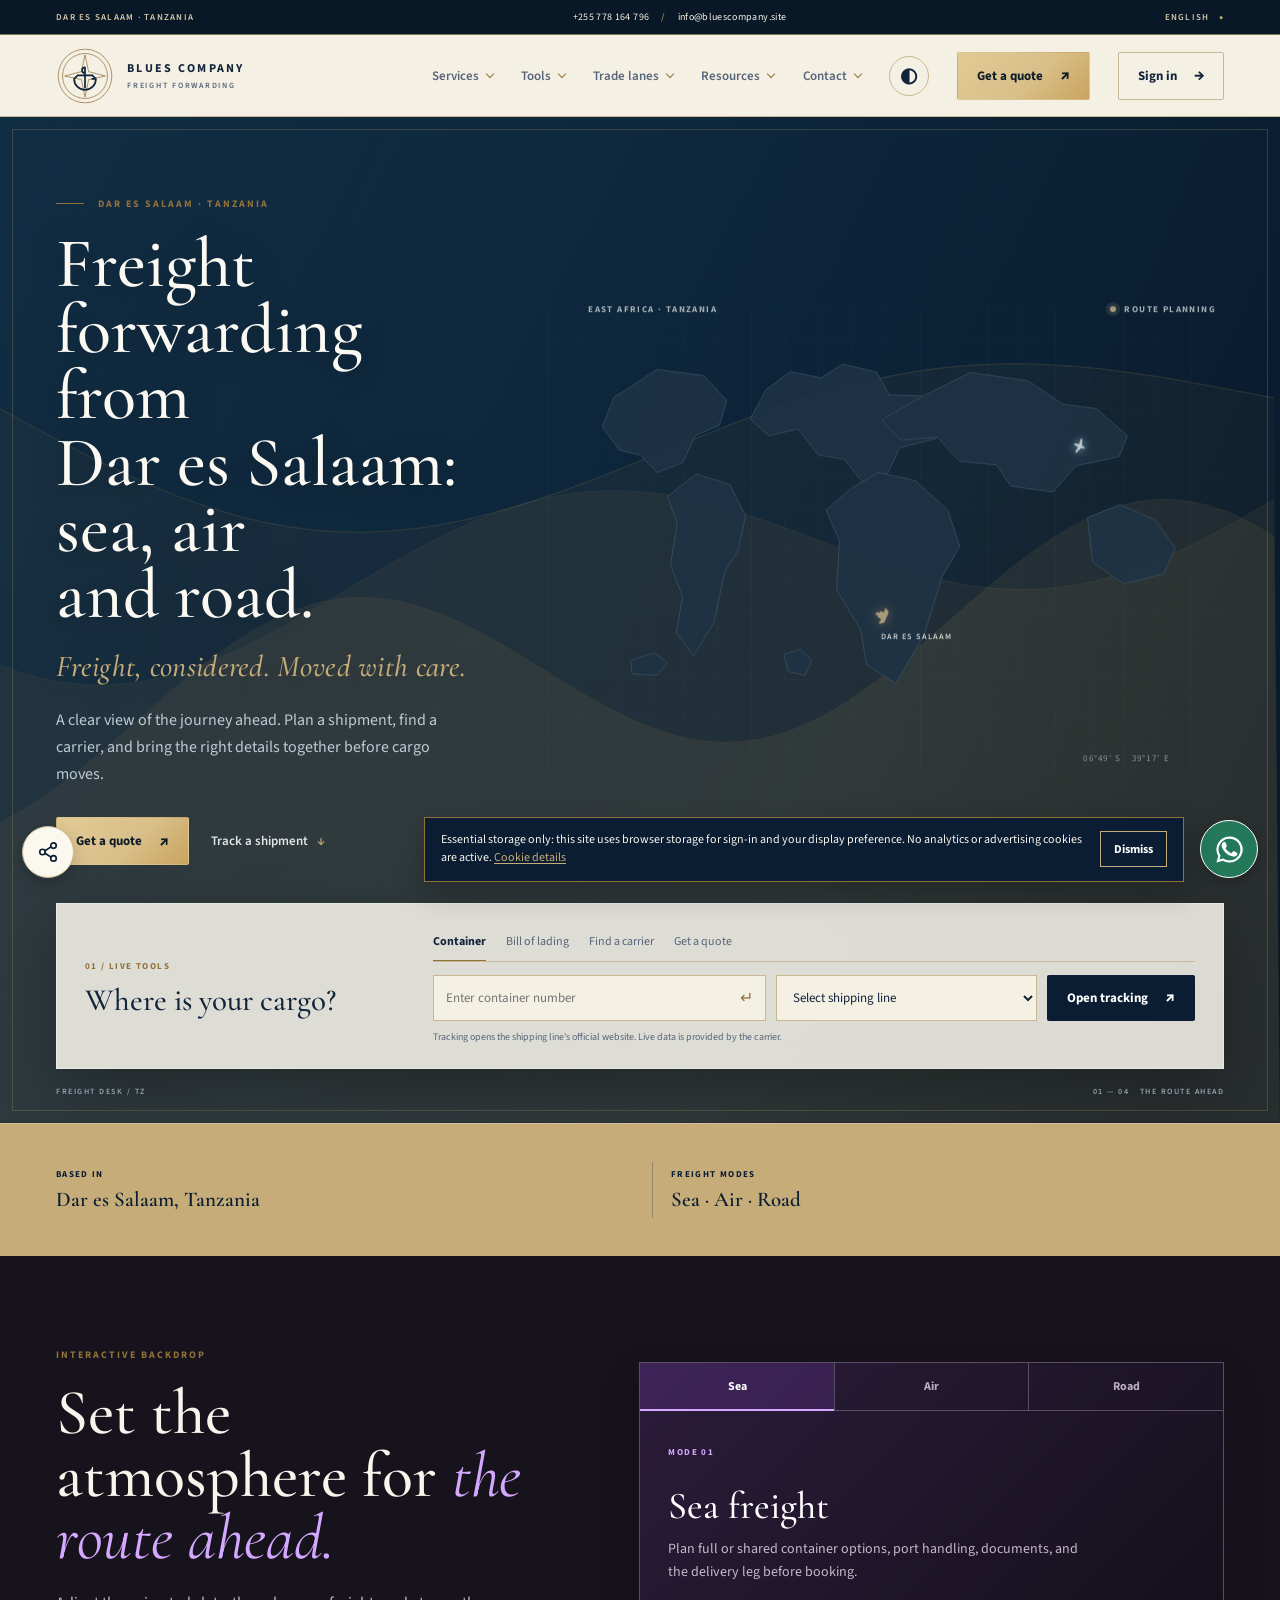
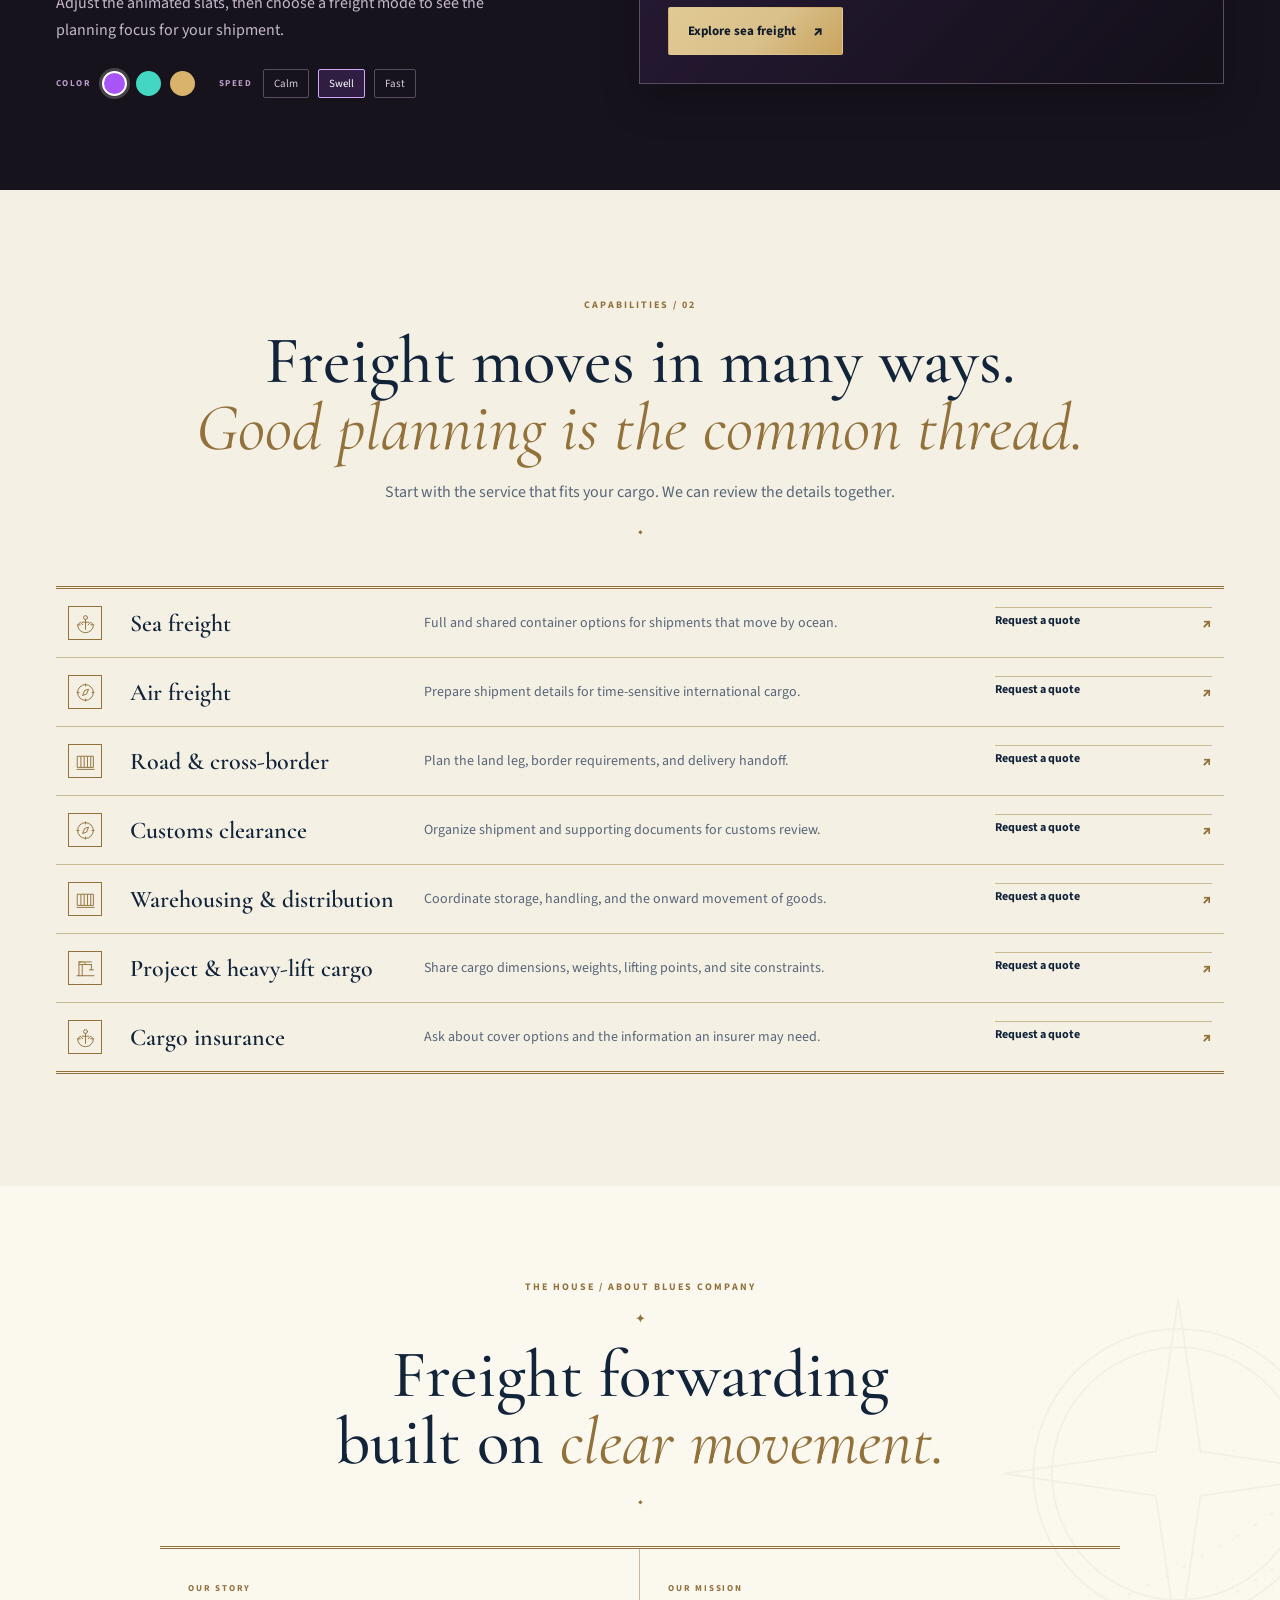
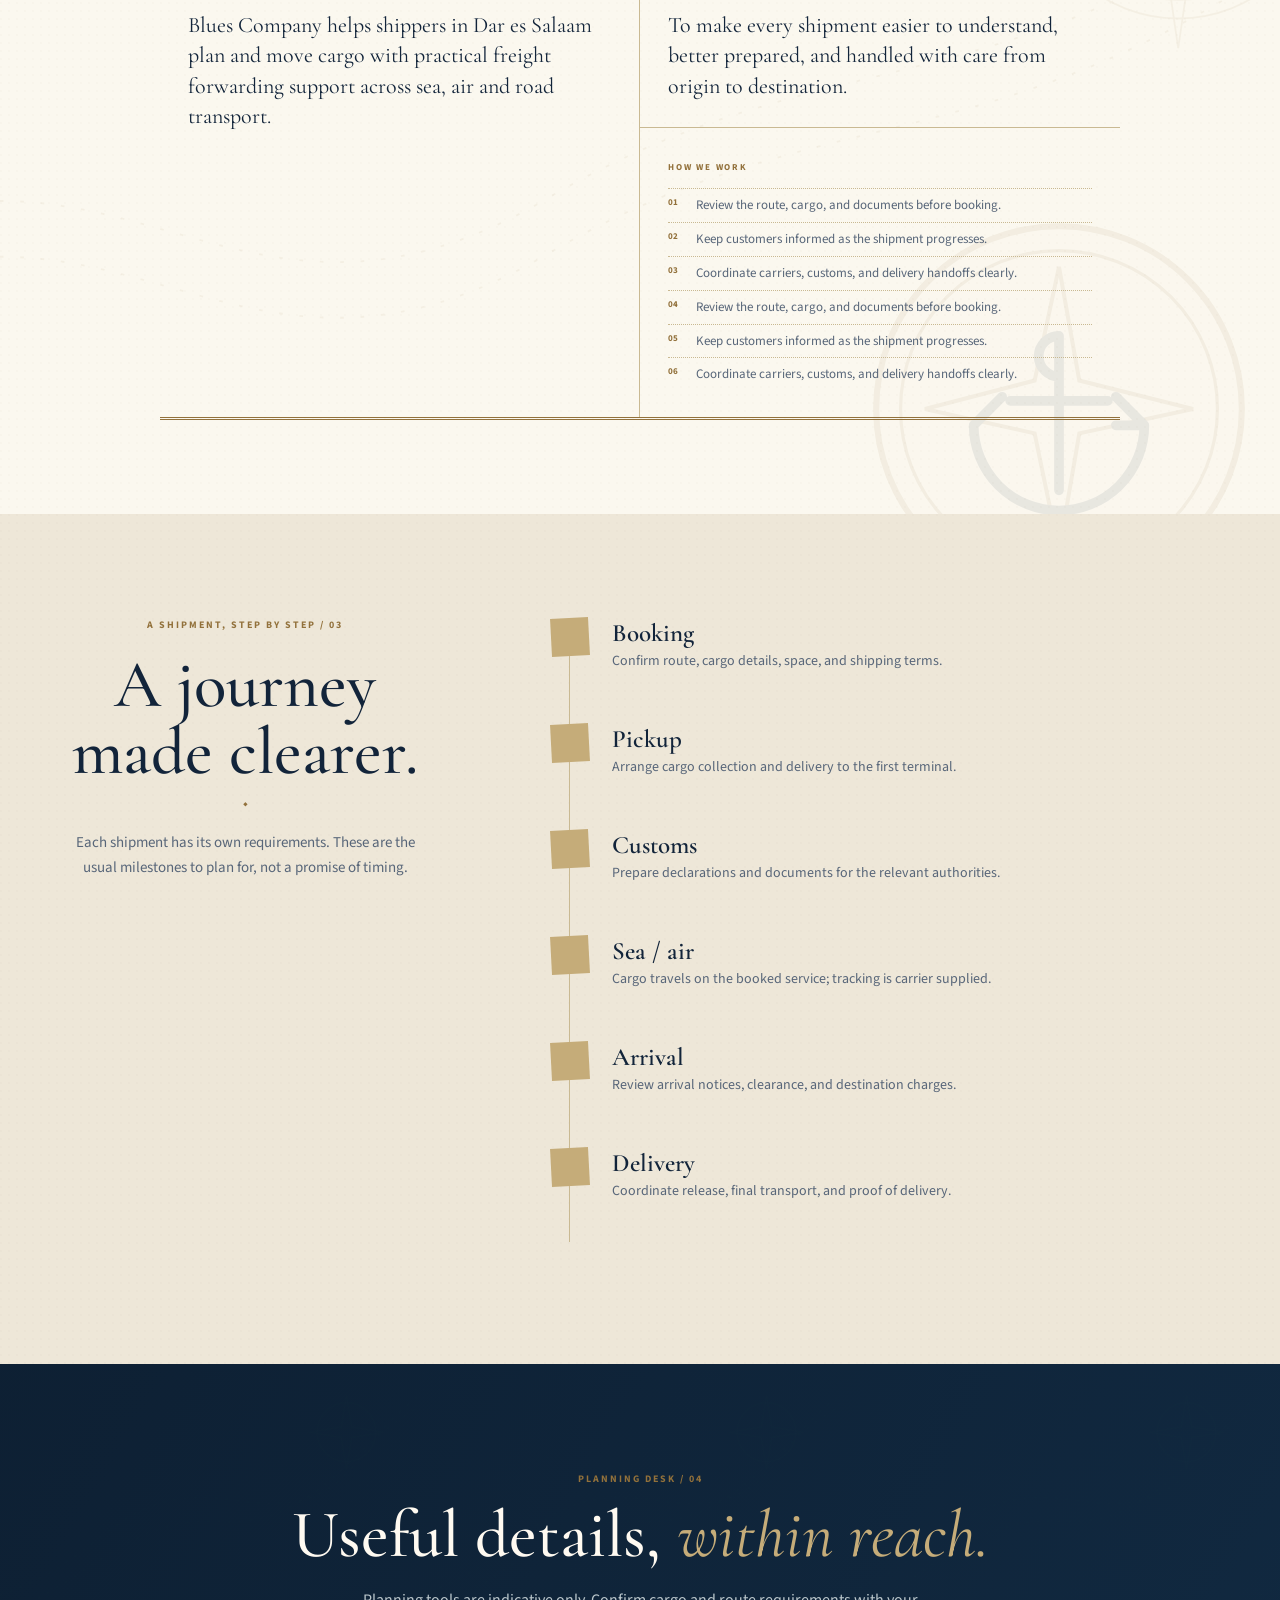
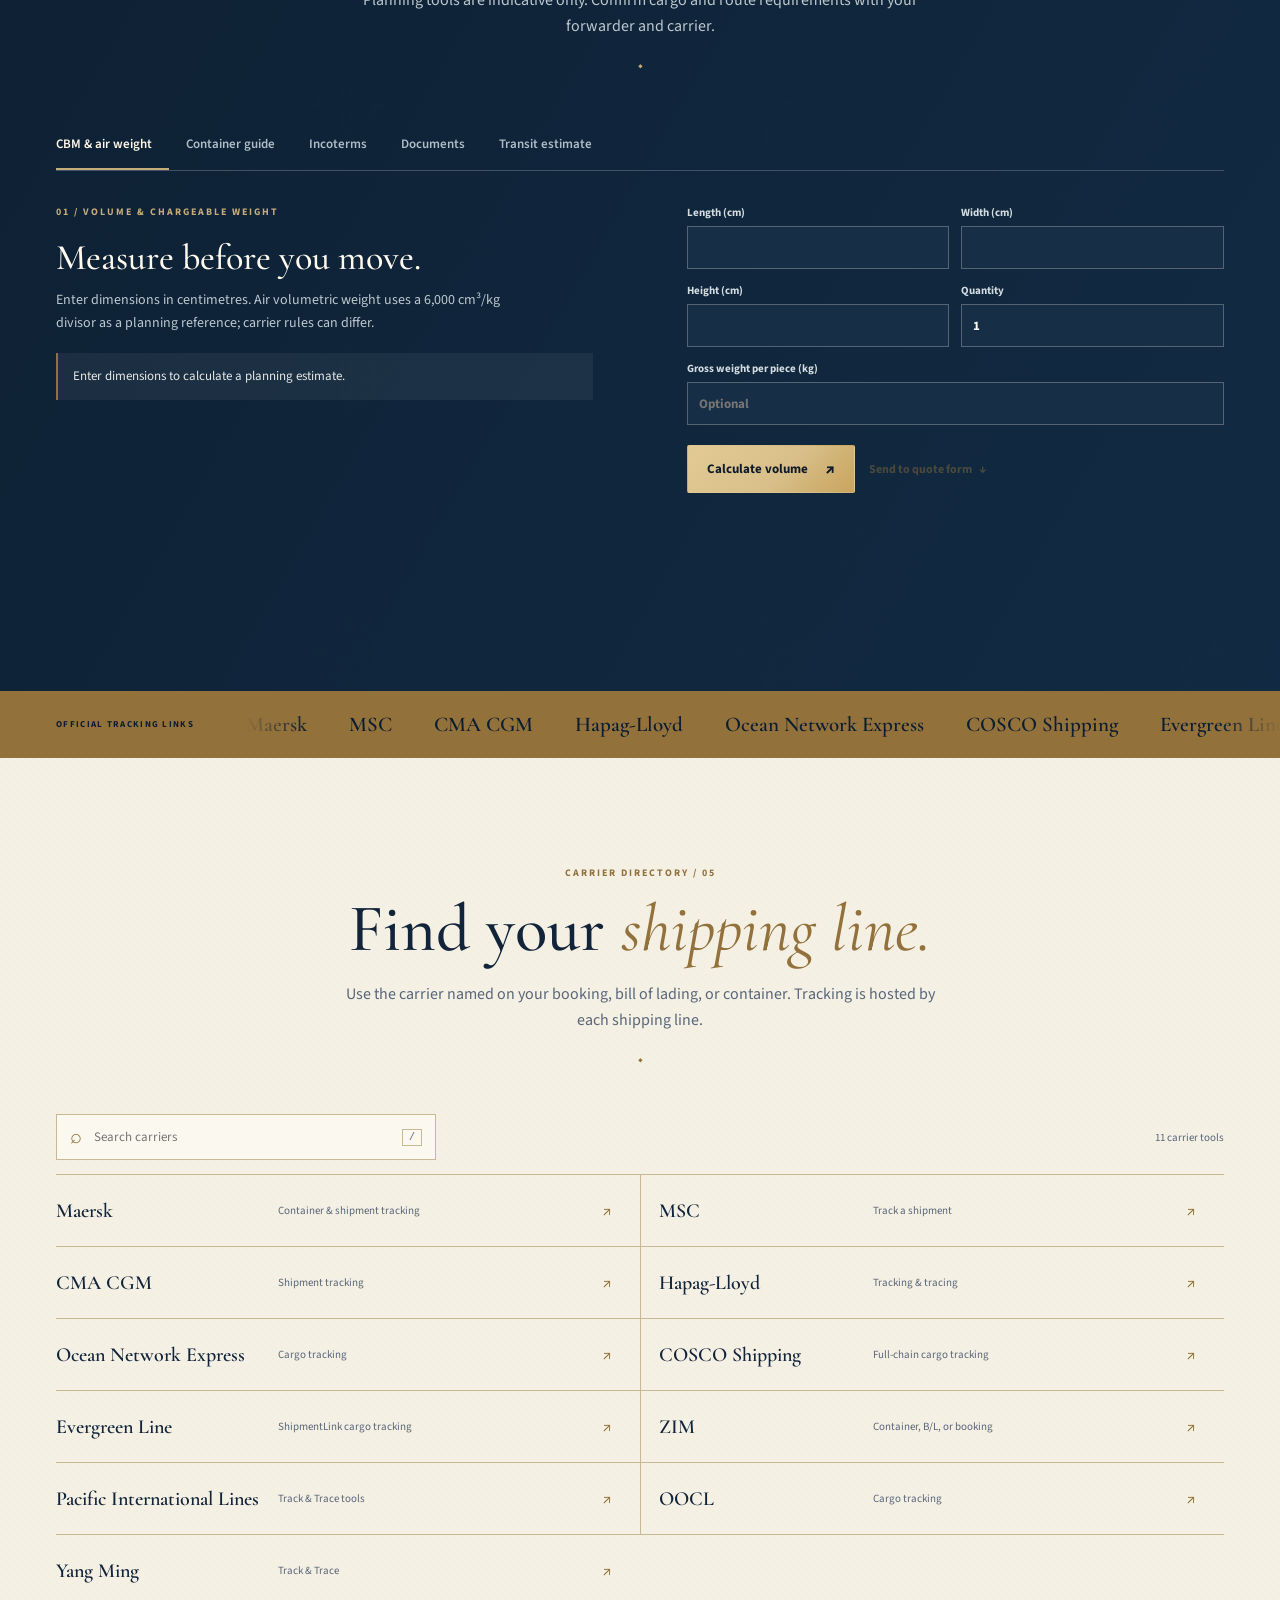
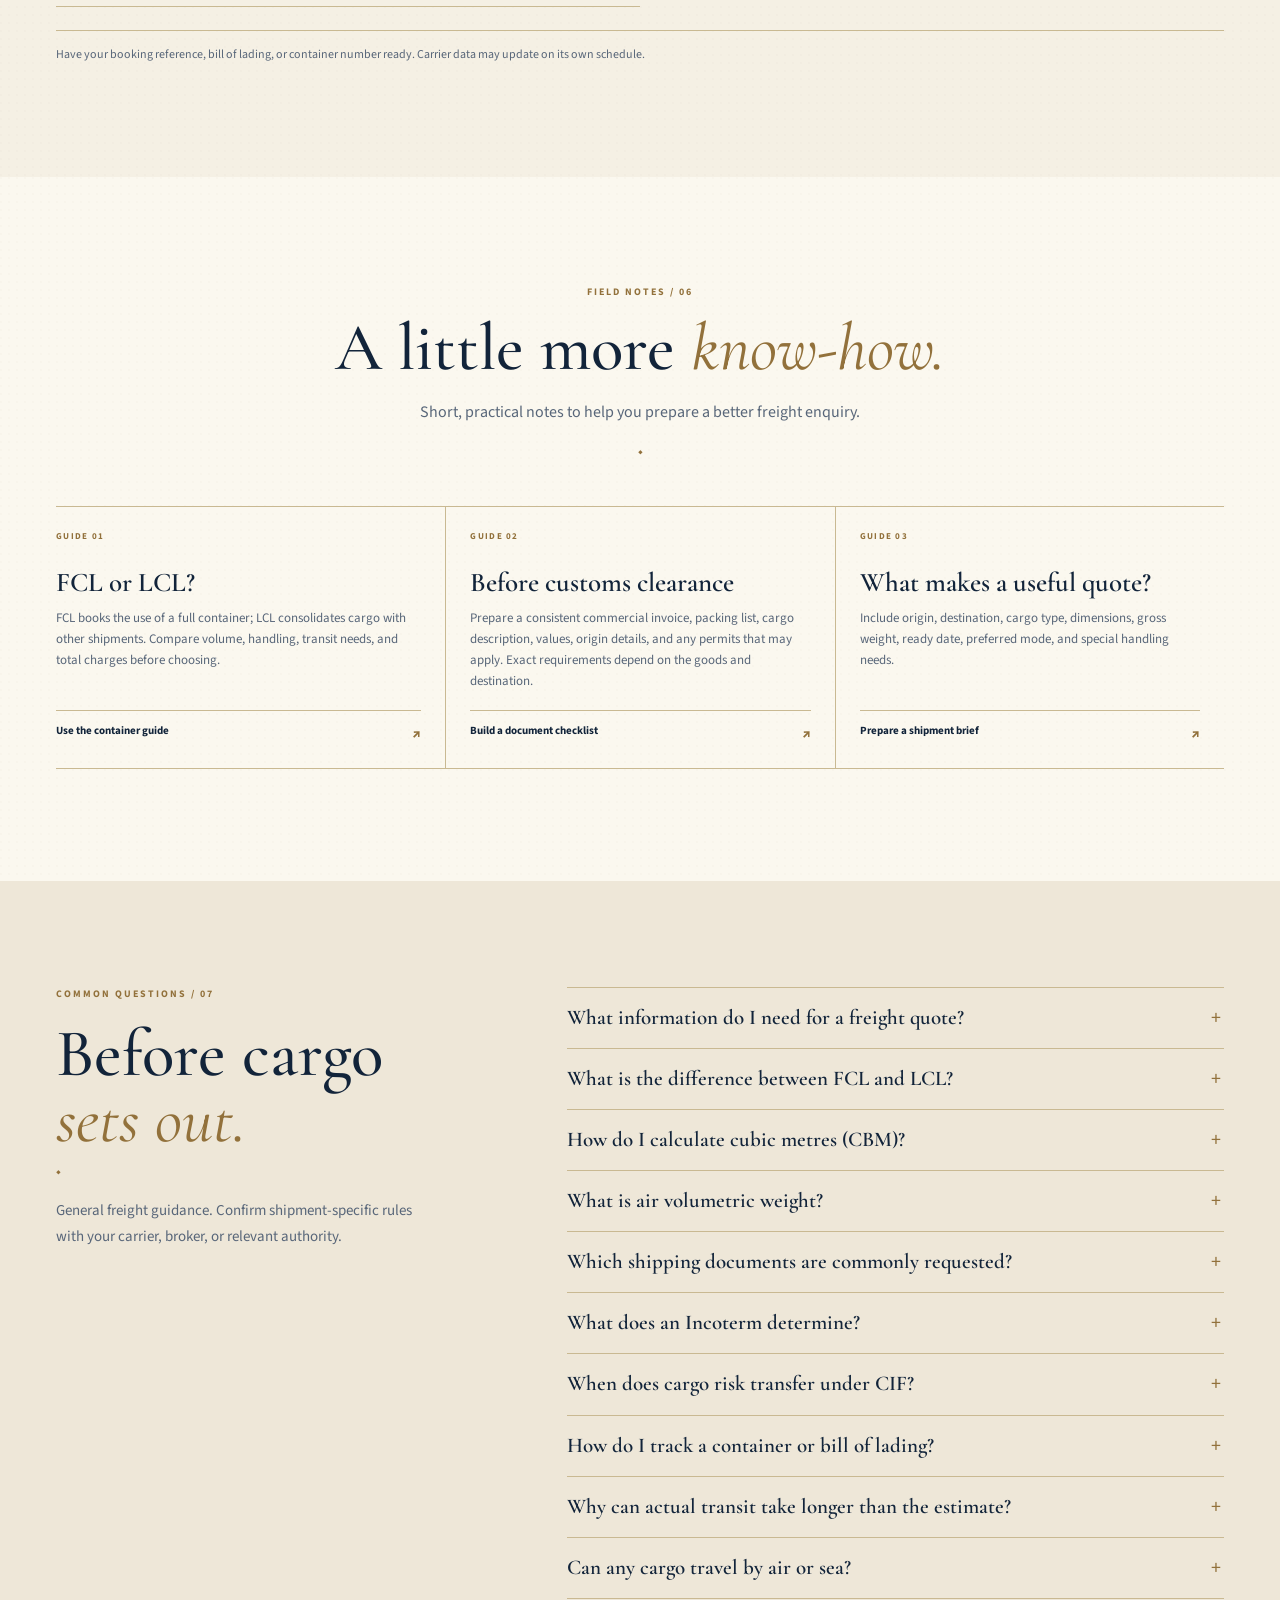
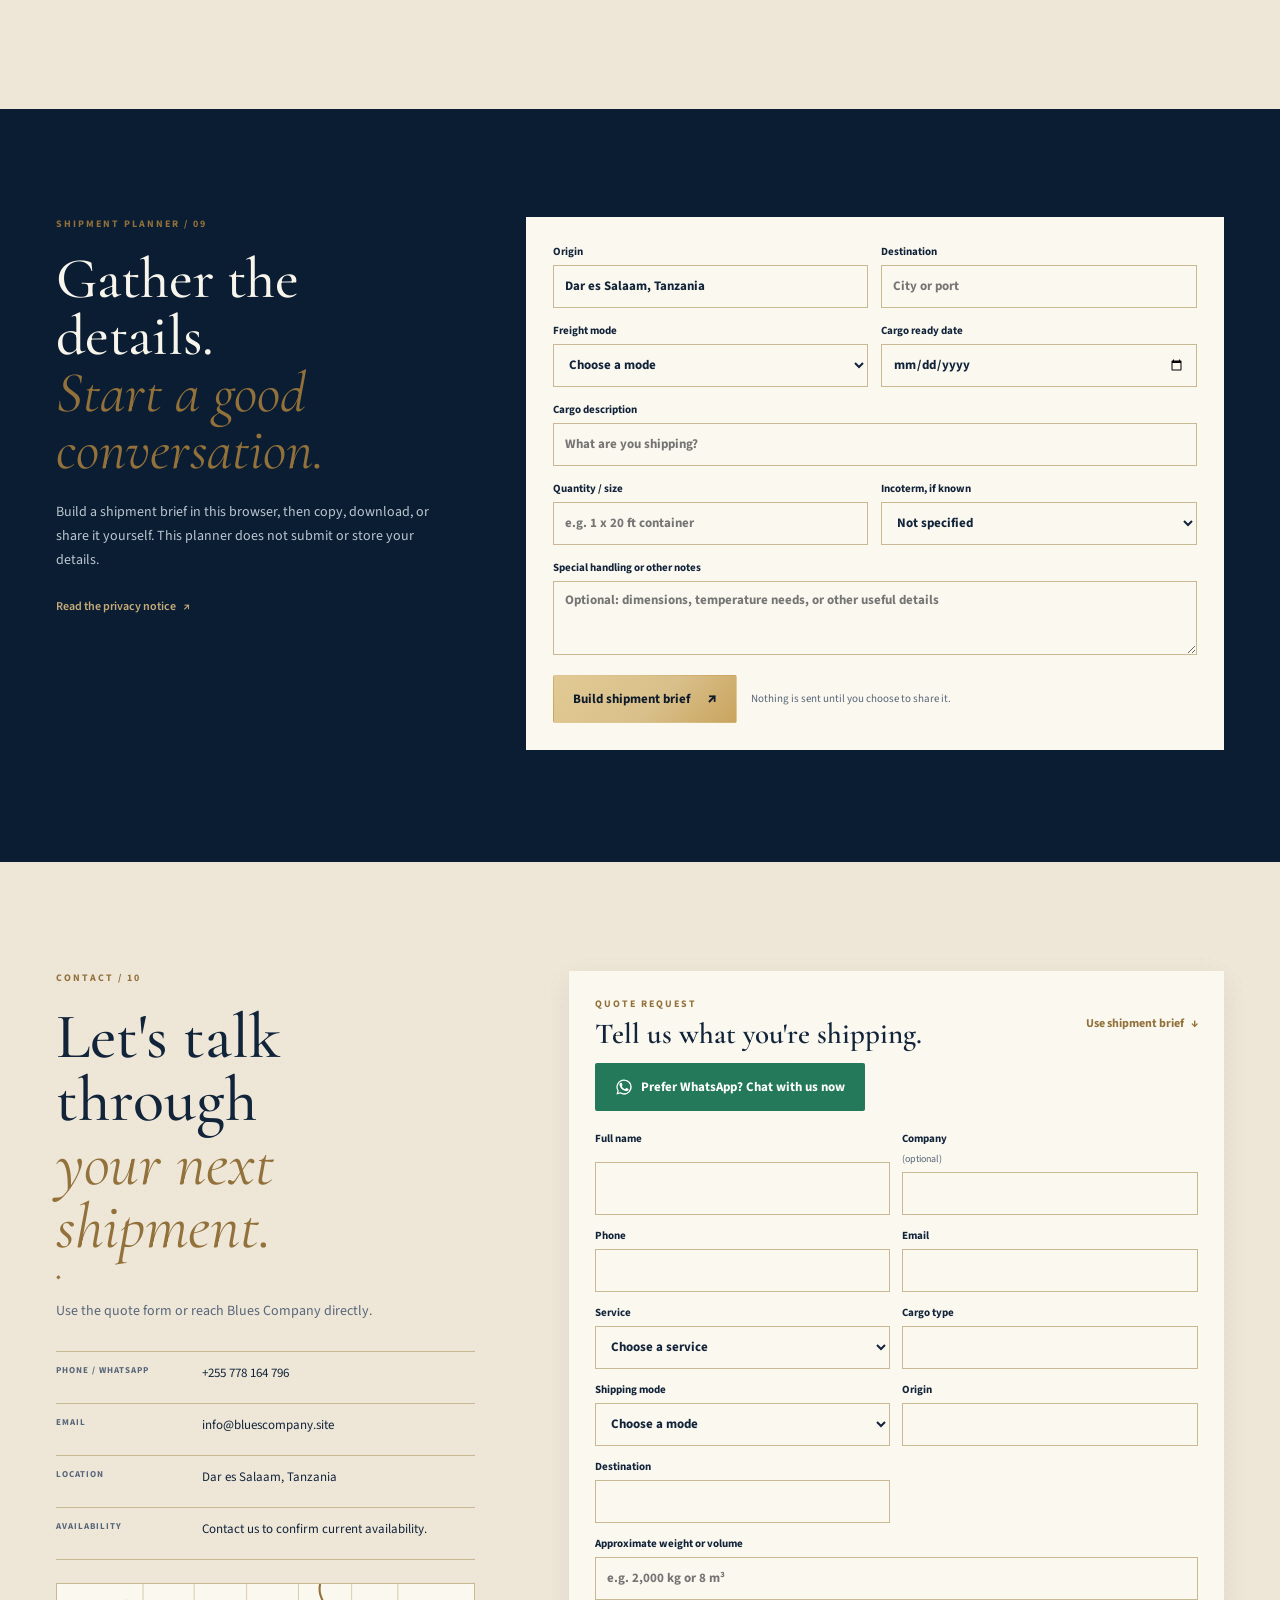
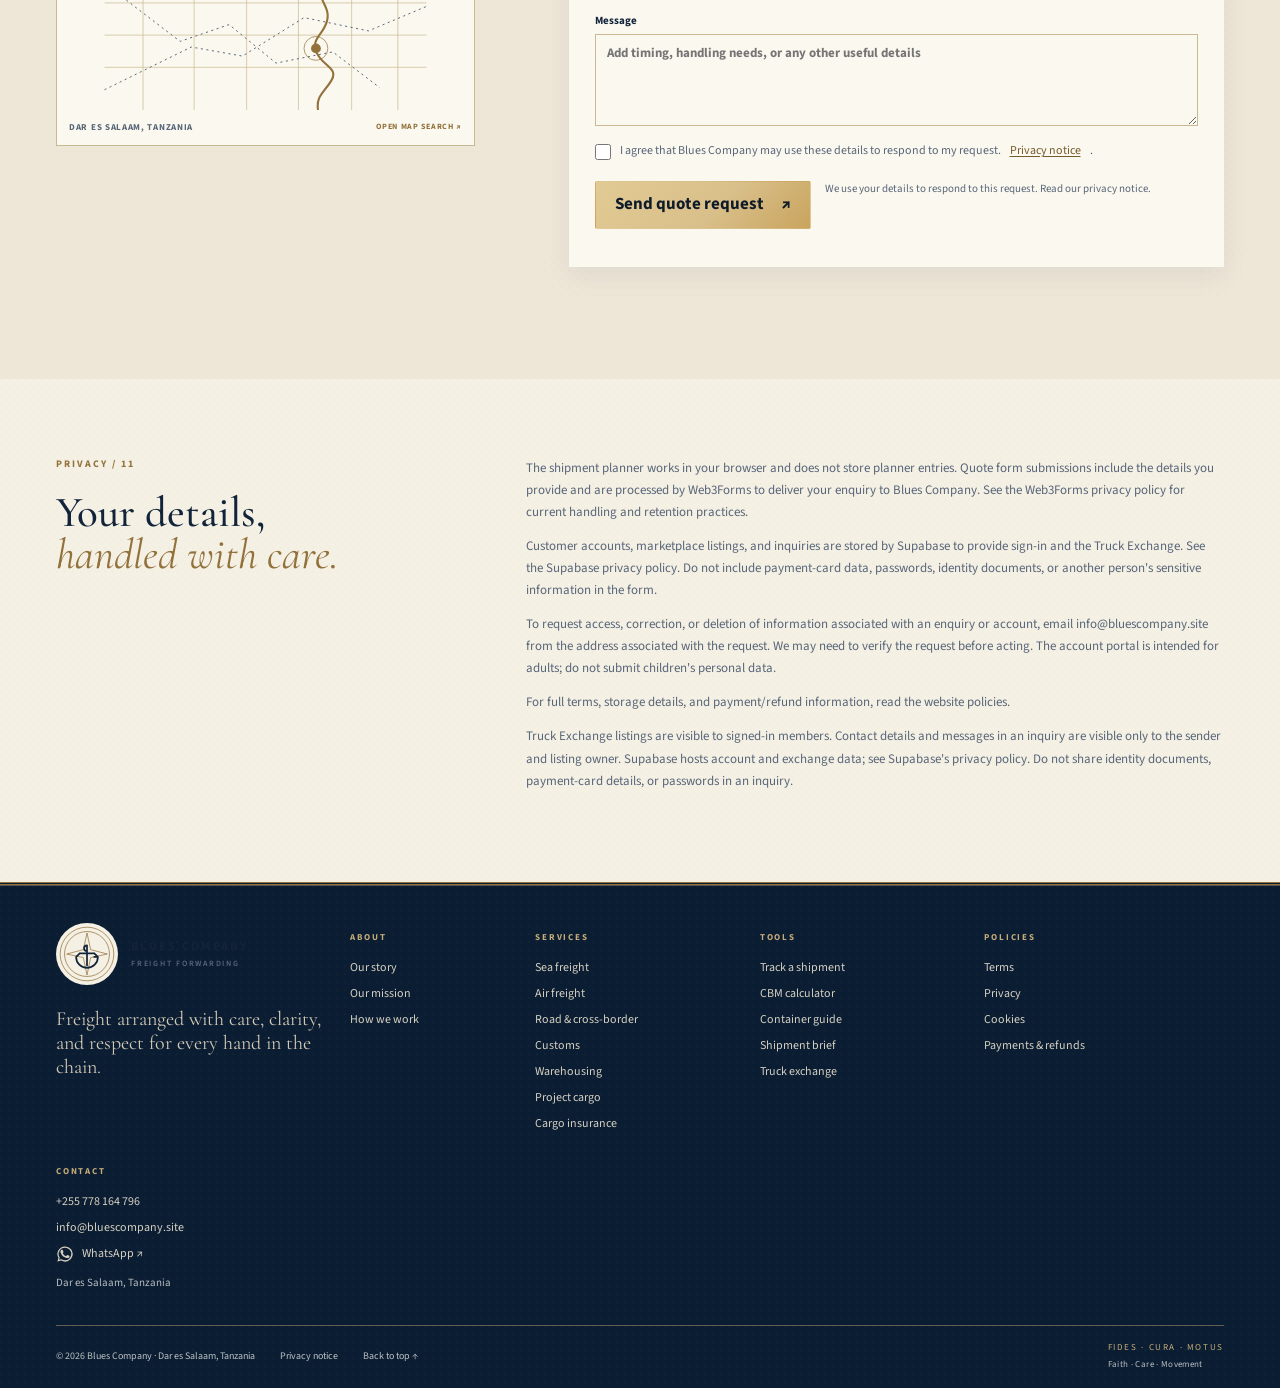
<file: index.html>
<!doctype html>
<html lang="en">
  <head>
    <meta charset="utf-8">
    <meta name="viewport" content="width=device-width, initial-scale=1">
    <meta name="theme-color" content="#0b1d32">
    <link rel="icon" type="image/svg+xml" href="/images/bc-mark.svg">
    <link rel="shortcut icon" href="/images/bc-mark.svg">
    <meta name="description" content="Freight forwarding from Dar es Salaam, Tanzania: sea, air and road freight, customs clearance, warehousing, project cargo and shipment planning with Blues Company.">
    <link rel="canonical" href="https://www.bluescompany.site/">
    <meta property="og:site_name" content="Blues Company">
    <meta property="og:type" content="website">
    <meta property="og:url" content="https://www.bluescompany.site/">
    <meta property="og:title" content="Freight Forwarding Dar es Salaam | Sea, Air &amp; Road | Blues Company">
    <meta property="og:description" content="Freight forwarding from Dar es Salaam: sea, air and road freight, customs clearance and shipment planning.">
    <meta property="og:image" content="https://www.bluescompany.site/images/bc-mark.svg">
    <meta name="twitter:card" content="summary">
    <meta name="twitter:title" content="Freight Forwarding Dar es Salaam | Blues Company">
    <meta name="twitter:description" content="Sea, air and road freight forwarding from Dar es Salaam, Tanzania.">
    <meta name="twitter:image" content="https://www.bluescompany.site/images/bc-mark.svg">
    <title>Freight Forwarding Dar es Salaam | Sea, Air &amp; Road | Blues Company</title>
    <link rel="preconnect" href="https://fonts.googleapis.com">
    <link rel="preconnect" href="https://fonts.gstatic.com" crossorigin>
    <link href="https://fonts.googleapis.com/css2?family=Cormorant+Garamond:wght@400;500;600;700&family=Source+Sans+3:wght@400;500;600;700&display=swap" rel="stylesheet">
    <link rel="stylesheet" href="styles.css">
    <link rel="stylesheet" href="premium.css">
    <link rel="stylesheet" href="storage-notice.css">
    <script src="script.js" defer></script>
    <script src="gradient-waves.js" defer></script>
    <script src="premium.js" defer></script>
    <script src="storage-notice.js" defer></script>
    <script type="application/ld+json">
      {
        "@context":"https://schema.org",
        "@graph":[
          {"@type":"LocalBusiness","@id":"https://www.bluescompany.site/#business","name":"Blues Company","url":"https://www.bluescompany.site/","description":"Freight forwarding from Dar es Salaam, Tanzania by sea, air and road.","telephone":"+255778164796","email":"info@bluescompany.site","image":"https://www.bluescompany.site/images/bc-mark.svg","address":{"@type":"PostalAddress","addressLocality":"Dar es Salaam","addressCountry":"TZ"}},
          {"@type":"WebSite","@id":"https://www.bluescompany.site/#website","url":"https://www.bluescompany.site/","name":"Blues Company","publisher":{"@id":"https://www.bluescompany.site/#business"},"inLanguage":"en-TZ"},
          {"@type":"FAQPage","mainEntity":[
            {"@type":"Question","name":"What information do I need for a freight quote?","acceptedAnswer":{"@type":"Answer","text":"Share origin and destination, cargo description, package count, dimensions, gross weight, ready date, desired mode, and any handling or delivery requirements."}},
            {"@type":"Question","name":"What is the difference between FCL and LCL?","acceptedAnswer":{"@type":"Answer","text":"FCL means booking a container for one shipper's cargo. LCL combines smaller consignments from different shippers in a shared container. Availability, handling, cost, and transit vary by lane."}},
            {"@type":"Question","name":"How do I calculate cubic metres (CBM)?","acceptedAnswer":{"@type":"Answer","text":"Convert each package's length, width, and height to metres, multiply them, then multiply by the number of identical packages. Add package volumes together for the shipment total."}},
            {"@type":"Question","name":"How do I track a container or bill of lading?","acceptedAnswer":{"@type":"Answer","text":"Identify the shipping line from your booking or transport document, then enter the reference on that carrier's official tracking portal. This site links to carrier tools but does not provide live tracking data."}},
            {"@type":"Question","name":"Why can actual transit take longer than the estimate?","acceptedAnswer":{"@type":"Answer","text":"Port congestion, vessel schedules, transshipment, weather, customs processing, inspections, and inland delivery can affect total time."}}
          ]}
        ]
      }
    </script>
  </head>
  <body>
    <a class="skip-link" href="#main">Skip to content</a>
    <div class="scroll-progress" id="scroll-progress" aria-hidden="true"></div>
    <div class="page-loader" id="page-loader" aria-hidden="true"><img src="images/bc-mark.svg" alt=""><span>BLUES COMPANY</span><i></i></div>
    <div class="topbar"><div class="page-wrap topbar-inner"><span class="topbar-note">DAR ES SALAAM · TANZANIA</span><div class="topbar-contact"><a href="tel:+255778164796">+255 778 164 796</a><span aria-hidden="true">/</span><a href="mailto:info@bluescompany.site">info@bluescompany.site</a></div><span class="topbar-locale" aria-label="Current language: English">ENGLISH <i aria-hidden="true">◆</i></span></div></div>
    <header class="site-header" id="top">
      <a class="wordmark" href="#home" aria-label="Blues Company home"><svg class="house-crest" viewBox="0 0 80 80" role="img" aria-label="Blues Company compass and anchor crest"><circle class="crest-outer" cx="40" cy="40" r="37"/><circle class="crest-inner" cx="40" cy="40" r="31"/><path class="crest-compass" d="m40 11 5 23 23 6-23 5-5 24-5-24-23-5 23-6z"/><path class="crest-anchor" d="M40 28v28m-9-17h18m-9-11a4 4 0 1 0 0 8m-15 8a15 15 0 0 0 30 0h-5m-25 0 5-5m25 5-5-5"/></svg><span><strong>BLUES COMPANY</strong><small>FREIGHT FORWARDING</small></span></a>
      <button class="menu-toggle" id="menu-toggle" type="button" aria-expanded="false" aria-controls="site-nav" aria-label="Open navigation"><span></span><span></span></button>
      <nav class="site-nav" id="site-nav" aria-label="Main navigation">
        <details class="nav-mega"><summary>Services</summary><div class="mega-panel"><div><small>FREIGHT SERVICES</small><a href="#sea-freight">Sea freight</a><a href="#air-freight">Air freight</a><a href="#road-cross-border">Road &amp; cross-border</a></div><div><small>SUPPORT</small><a href="#customs-clearance">Customs clearance</a><a href="#warehousing-distribution">Warehousing &amp; distribution</a><a href="#project-cargo">Project &amp; insurance</a></div><p>Forwarding support for sea, air, road, customs, storage, and specialist cargo.</p></div></details>
        <details class="nav-mega"><summary>Tools</summary><div class="mega-panel"><div><small>PLAN &amp; TRACK</small><a href="#track">Carrier tracking</a><a href="#tools">CBM calculator</a><a href="#tools">Container guide</a></div><div><small>PREPARE</small><a href="#shipment-brief">Shipment brief</a><a href="#tools">Documents checklist</a><a href="#contact">Quote request</a></div><p>Practical references for preparing a clear quote request.</p></div></details>
        <details class="nav-mega"><summary>Trade lanes</summary><div class="mega-panel"><div><small>ROUTE PLANNING</small><a href="#contact">Ask about a route</a><a href="#carriers">Carrier directory</a></div><div><small>SHIPMENT MODES</small><a href="#sea-freight">Sea freight</a><a href="#air-freight">Air freight</a><a href="#road-cross-border">Road &amp; cross-border</a></div><p>Share your origin and destination for a route review.</p></div></details>
        <details class="nav-mega"><summary>Resources</summary><div class="mega-panel"><div><small>FIELD NOTES</small><a href="#about">About Blues Company</a><a href="#resources">Freight guides</a></div><div><small>ANSWERS</small><a href="#faq">Frequently asked questions</a><a href="#privacy">Privacy notice</a><a href="policies.html">Website policies</a></div><p>General freight guidance. Confirm shipment-specific details with your carrier and broker.</p></div></details>
        <details class="nav-mega contact-mega"><summary>Contact</summary><div class="mega-panel"><div><small>CALL / WHATSAPP</small><a href="tel:+255778164796">+255 778 164 796</a><a href="https://wa.me/255778164796" target="_blank" rel="noopener noreferrer">Chat on WhatsApp ↗</a></div><div><small>EMAIL</small><a href="mailto:info@bluescompany.site">info@bluescompany.site</a><a href="#contact">Quote request form ↓</a></div><p>Reach Blues Company in Dar es Salaam, Tanzania.</p></div></details>
        <button class="theme-toggle" id="theme-toggle" type="button" aria-label="Switch to dark theme" title="Switch theme"><span aria-hidden="true">◐</span></button>
        <a class="button button-gold nav-quote" href="#contact">Get a quote <span aria-hidden="true">↗</span></a>
        <a class="button button-outline nav-login" href="login.html">Sign in <span aria-hidden="true">→</span></a>
      </nav>
    </header>
    <main id="main">
      <section class="hero" id="home" aria-labelledby="hero-title">
        <canvas class="gradient-waves-background" data-gradient-waves data-wave-color="#b28e4c" data-amplitude="0.14" data-swell="0.065" data-light-angle="32" data-speed="0.00028" aria-hidden="true"></canvas>
        <div class="hero-inner page-wrap">
          <div class="hero-copy" data-reveal><p class="eyebrow"><span class="eyebrow-rule"></span> DAR ES SALAAM · TANZANIA</p><h1 id="hero-title">Freight forwarding from<br>Dar es Salaam: sea, air<br>and road.<span class="hero-subline">Freight, considered. Moved with care.</span></h1><p class="hero-intro">A clear view of the journey ahead. Plan a shipment, find a carrier, and bring the right details together before cargo moves.</p><div class="hero-actions"><a class="button button-gold" href="#contact">Get a quote <span aria-hidden="true">↗</span></a><a class="quiet-link" href="#track">Track a shipment <span aria-hidden="true">↓</span></a></div></div>
          <div class="hero-visual" id="hero-visual" aria-label="Illustrative map centered on Dar es Salaam, Tanzania"><div class="map-caption"><span>EAST AFRICA · TANZANIA</span><span class="live-mark"><i></i> ROUTE PLANNING</span></div>
            <svg class="trade-map" viewBox="0 0 900 620" role="img" aria-labelledby="map-title map-desc" preserveAspectRatio="xMidYMid meet"><title id="map-title">Illustrated map of global freight routes</title><desc id="map-desc">Stylized continent shapes centered on East Africa; no specific trade lanes are shown.</desc><defs><pattern id="map-grid" width="45" height="45" patternUnits="userSpaceOnUse"><path d="M45 0H0V45" fill="none" stroke="currentColor" stroke-opacity=".12" stroke-width="1"/></pattern></defs><rect width="900" height="620" fill="url(#map-grid)"/><g class="land-mass"><path d="M88 120 145 83 207 91 238 124 228 157 196 171 179 207 145 220 123 197 95 190 72 159Z"/><path d="m197 222 45 14 21 42-10 45-18 29-14 67-27 45-23-31 8-48-16-42 9-55-13-36Z"/><path d="m290 110 32-24 41 8 29-18 45 10 17 31 43 1 32 22-13 35-48 12-16 34-34 11-24-30-34-5-27-35-39 9-25-22Z"/><path d="m405 240 35-20 49 11 43 39 16 48-24 42-23 75-38 66-39-25-8-47-32-53 4-65-18-41Z"/><path d="m498 119 64-32 77 11 46 31 45 6 41 36-11 28-57 12-31 35-56-8-19-28-49-5-30-32-48 4-26-27Z"/><path d="m718 280 43-17 47 20 27 38-16 34-53 13-41-28Z"/><path d="m110 470 31-10 18 13-14 17-33-2Z"/><path d="m314 462 22-7 15 15-9 20-22-5Z"/></g><g class="route-layer" fill="none"><path class="trade-route sea-route" data-route="dar-dubai" d="M443 410 C472 342 520 268 587 208"/><path class="trade-route sea-route" data-route="shanghai-dar" d="M708 185 C680 252 614 322 540 373 S475 407 443 410"/><path class="trade-route air-route" data-route="dar-dubai" d="M443 410 Q515 282 587 208"/><path class="trade-route sea-route route-secondary" data-route="europe-dar" d="M394 188 C416 260 436 340 443 410"/></g><g class="port-markers"><circle cx="443" cy="410" r="6"/><circle cx="587" cy="208" r="6"/><circle cx="708" cy="185" r="6"/><circle cx="394" cy="188" r="6"/></g><g class="map-labels"><text x="443" y="442">DAR ES SALAAM</text><text x="596" y="198">DUBAI</text><text x="716" y="179">SHANGHAI</text><text x="352" y="176">EUROPE</text></g><g class="moving-vessel" aria-hidden="true"><path d="M-12 2h24l-4 6h-15zM-4-3h9v5h-9zM-2-7h4v4h-4z"/></g><g class="moving-aircraft" aria-hidden="true"><path d="m0-8 2 6 8 3v2L2 2 1 8h-2l-1-6-8 1V1l8-3 2-6z"/></g></svg><div class="visual-coordinate">06°49′ S &nbsp; 39°17′ E</div>
          </div>
        </div>
        <div class="hero-track page-wrap" id="track" data-reveal>
          <div class="track-title"><span class="track-index">01 / LIVE TOOLS</span><h2>Where is your cargo?</h2></div>
          <div class="track-workspace">
            <div class="track-tabs" role="tablist" aria-label="Choose tracking method">
              <button type="button" class="track-tab is-active" id="tab-container" role="tab" aria-selected="true" aria-controls="tracking-form" data-track-mode="container">Container</button>
              <button type="button" class="track-tab" id="tab-bl" role="tab" aria-selected="false" aria-controls="tracking-form" data-track-mode="bl">Bill of lading</button>
              <button type="button" class="track-tab" id="tab-carrier" role="tab" aria-selected="false" aria-controls="tracking-form" data-track-mode="carrier">Find a carrier</button>
              <button type="button" class="track-tab" id="tab-quote" role="tab" aria-selected="false" aria-controls="quote-shortcut" data-track-mode="quote">Get a quote</button>
            </div>
            <form class="tracking-form" id="tracking-form" role="tabpanel" aria-labelledby="tab-container">
              <label class="tracking-reference" for="tracking-reference"><span class="sr-only" id="tracking-label">Container number</span><input id="tracking-reference" name="reference" placeholder="Enter container number" autocomplete="off"><span class="input-corner" aria-hidden="true">↵</span></label>
              <label class="tracking-carrier" for="tracking-carrier"><span class="sr-only">Shipping line</span><select id="tracking-carrier" name="carrier"><option value="">Select shipping line</option></select></label>
              <button class="button button-navy" type="submit">Open tracking <span aria-hidden="true">↗</span></button>
            </form>
            <div class="quote-track-panel" id="quote-shortcut" role="tabpanel" aria-labelledby="tab-quote" hidden><p>Share your route and cargo details to start a quote request.</p><a class="button button-gold" href="#contact">Go to quote form <span aria-hidden="true">↓</span></a></div>
            <p class="track-disclaimer" id="tracking-status" role="status">Tracking opens the shipping line's official website. Live data is provided by the carrier.</p>
          </div>
        </div>
        <div class="hero-bottom page-wrap"><span>FREIGHT DESK / TZ</span><span>01 — 04 &nbsp; THE ROUTE AHEAD</span></div>
      </section>

      <section class="trust-strip" aria-label="Blues Company overview">
        <div class="page-wrap trust-grid">
          <div><span class="trust-label">BASED IN</span><strong>Dar es Salaam, Tanzania</strong></div>
          <div><span class="trust-label">FREIGHT MODES</span><strong>Sea · Air · Road</strong></div>
        </div>
      </section>

      <section class="micro-slats-studio section" id="micro-slats-studio" aria-labelledby="micro-slats-title">
        <canvas class="micro-slats-background" aria-hidden="true"></canvas>
        <div class="page-wrap micro-slats-layout">
          <div class="micro-slats-copy" data-reveal><p class="eyebrow">INTERACTIVE BACKDROP</p><h2 id="micro-slats-title">Set the atmosphere for <em>the route ahead.</em></h2><p>Adjust the animated slats, then choose a freight mode to see the planning focus for your shipment.</p><div class="slat-controls" role="group" aria-label="MicroSlats background settings"><span class="control-label">COLOR</span><button class="slat-color is-active" type="button" data-slat-color="violet" aria-label="Use violet slats" aria-pressed="true"></button><button class="slat-color slat-color-teal" type="button" data-slat-color="teal" aria-label="Use teal slats" aria-pressed="false"></button><button class="slat-color slat-color-gold" type="button" data-slat-color="gold" aria-label="Use gold slats" aria-pressed="false"></button><span class="control-label speed-label">SPEED</span><button class="slat-speed" type="button" data-slat-speed="0.35" aria-pressed="false">Calm</button><button class="slat-speed is-active" type="button" data-slat-speed="0.6" aria-pressed="true">Swell</button><button class="slat-speed" type="button" data-slat-speed="1.05" aria-pressed="false">Fast</button></div></div>
          <div class="mode-selector" data-reveal><div class="mode-tabs" role="tablist" aria-label="Choose a freight mode"><button class="mode-tab is-active" type="button" role="tab" aria-selected="true" aria-controls="mode-panel" data-mode="sea">Sea</button><button class="mode-tab" type="button" role="tab" aria-selected="false" aria-controls="mode-panel" data-mode="air">Air</button><button class="mode-tab" type="button" role="tab" aria-selected="false" aria-controls="mode-panel" data-mode="road">Road</button></div><div class="mode-panel" id="mode-panel" role="tabpanel"><span class="mode-index">MODE 01</span><h3 id="mode-title">Sea freight</h3><p id="mode-copy">Plan full or shared container options, port handling, documents, and the delivery leg before booking.</p><a class="button button-gold" id="mode-cta" href="#sea-freight">Explore sea freight <span aria-hidden="true">↗</span></a></div></div>
        </div>
      </section>
      <section class="section services-section" id="services" aria-labelledby="services-title"><div class="page-wrap"><div class="section-heading" data-reveal><p class="eyebrow">CAPABILITIES / 02</p><h2 id="services-title">Freight moves in many ways.<br><em>Good planning is the common thread.</em></h2><p class="section-lede">Start with the service that fits your cargo. We can review the details together.</p></div><div class="service-grid">
        <article class="service-card service-anchor" id="sea-freight" data-reveal><span class="service-icon">01</span><h3>Sea freight</h3><p>Full and shared container options for shipments that move by ocean.</p><button class="service-quote" type="button" data-service="Sea freight">Request a quote <span>↗</span></button></article><article class="service-card service-anchor" id="air-freight" data-reveal><span class="service-icon">02</span><h3>Air freight</h3><p>Prepare shipment details for time-sensitive international cargo.</p><button class="service-quote" type="button" data-service="Air freight">Request a quote <span>↗</span></button></article><article class="service-card service-anchor" id="road-cross-border" data-reveal><span class="service-icon">03</span><h3>Road &amp; cross-border</h3><p>Plan the land leg, border requirements, and delivery handoff.</p><button class="service-quote" type="button" data-service="Road and cross-border transport">Request a quote <span>↗</span></button></article><article class="service-card service-anchor" id="customs-clearance" data-reveal><span class="service-icon">04</span><h3>Customs clearance</h3><p>Organize shipment and supporting documents for customs review.</p><button class="service-quote" type="button" data-service="Customs clearance">Request a quote <span>↗</span></button></article><article class="service-card service-anchor" id="warehousing-distribution" data-reveal><span class="service-icon">05</span><h3>Warehousing &amp; distribution</h3><p>Coordinate storage, handling, and the onward movement of goods.</p><button class="service-quote" type="button" data-service="Warehousing and distribution">Request a quote <span>↗</span></button></article><article class="service-card service-anchor" id="project-cargo" data-reveal><span class="service-icon">06</span><h3>Project &amp; heavy-lift cargo</h3><p>Share cargo dimensions, weights, lifting points, and site constraints.</p><button class="service-quote" type="button" data-service="Project and heavy-lift cargo">Request a quote <span>↗</span></button></article><article class="service-card service-anchor" id="cargo-insurance" data-reveal><span class="service-icon">07</span><h3>Cargo insurance</h3><p>Ask about cover options and the information an insurer may need.</p><button class="service-quote" type="button" data-service="Cargo insurance">Request a quote <span>↗</span></button></article>
      </div></div></section>
      <section class="about-section section" id="about" aria-labelledby="about-title"><div class="page-wrap"><div class="section-heading section-heading-centered" data-reveal><p class="eyebrow">THE HOUSE / ABOUT BLUES COMPANY</p><span class="ornament" aria-hidden="true">✦</span><h2 id="about-title">Freight forwarding built on <em>clear movement.</em></h2></div><div class="about-ledger"><div class="about-story"><span class="ledger-label">OUR STORY</span><p id="about-story">Blues Company helps shippers in Dar es Salaam plan and move cargo with practical freight forwarding support across sea, air and road transport.</p></div><div class="about-mission"><span class="ledger-label">OUR MISSION</span><p id="about-mission">To make every shipment easier to understand, better prepared, and handled with care from origin to destination.</p></div><div class="about-promises"><span class="ledger-label">HOW WE WORK</span><ol id="about-promises"><li>Review the route, cargo, and documents before booking.</li><li>Keep customers informed as the shipment progresses.</li><li>Coordinate carriers, customs, and delivery handoffs clearly.</li></ol></div></div></div></section>
      <section class="journey-section" id="how-it-works" aria-labelledby="journey-title"><div class="page-wrap journey-layout"><div class="journey-intro" data-reveal><p class="eyebrow">A SHIPMENT, STEP BY STEP / 03</p><h2 id="journey-title">A journey made clearer.</h2><p>Each shipment has its own requirements. These are the usual milestones to plan for, not a promise of timing.</p></div><ol class="journey-timeline" id="journey-timeline"><li data-reveal><span>01</span><div><h3>Booking</h3><p>Confirm route, cargo details, space, and shipping terms.</p></div></li><li data-reveal><span>02</span><div><h3>Pickup</h3><p>Arrange cargo collection and delivery to the first terminal.</p></div></li><li data-reveal><span>03</span><div><h3>Customs</h3><p>Prepare declarations and documents for the relevant authorities.</p></div></li><li data-reveal><span>04</span><div><h3>Sea / air</h3><p>Cargo travels on the booked service; tracking is carrier supplied.</p></div></li><li data-reveal><span>05</span><div><h3>Arrival</h3><p>Review arrival notices, clearance, and destination charges.</p></div></li><li data-reveal><span>06</span><div><h3>Delivery</h3><p>Coordinate release, final transport, and proof of delivery.</p></div></li></ol></div></section>
      <section class="tool-suite" id="tools" aria-labelledby="tools-title"><div class="page-wrap"><div class="section-heading section-heading-light" data-reveal><p class="eyebrow">PLANNING DESK / 04</p><h2 id="tools-title">Useful details, <em>within reach.</em></h2><p class="section-lede">Planning tools are indicative only. Confirm cargo and route requirements with your forwarder and carrier.</p></div>
        <div class="tool-nav" role="tablist" aria-label="Freight planning tools"><button class="tool-tab is-active" role="tab" aria-selected="true" aria-controls="tool-cbm" id="tool-tab-cbm" data-tool="cbm">CBM &amp; air weight</button><button class="tool-tab" role="tab" aria-selected="false" aria-controls="tool-containers" id="tool-tab-containers" data-tool="containers">Container guide</button><button class="tool-tab" role="tab" aria-selected="false" aria-controls="tool-incoterms" id="tool-tab-incoterms" data-tool="incoterms">Incoterms</button><button class="tool-tab" role="tab" aria-selected="false" aria-controls="tool-checklist" id="tool-tab-checklist" data-tool="checklist">Documents</button><button class="tool-tab" role="tab" aria-selected="false" aria-controls="tool-transit" id="tool-tab-transit" data-tool="transit">Transit estimate</button></div>
        <div class="tool-panels">
          <section class="tool-panel is-active" id="tool-cbm" role="tabpanel" aria-labelledby="tool-tab-cbm"><div class="tool-copy"><p class="eyebrow">01 / VOLUME &amp; CHARGEABLE WEIGHT</p><h3>Measure before you move.</h3><p>Enter dimensions in centimetres. Air volumetric weight uses a 6,000 cm³/kg divisor as a planning reference; carrier rules can differ.</p><div class="tool-result" id="cbm-result" role="status" aria-live="polite">Enter dimensions to calculate a planning estimate.</div></div><form class="tool-form" id="cbm-form"><div class="field-grid"><label>Length (cm)<input name="length" type="number" min="1" step="any" required></label><label>Width (cm)<input name="width" type="number" min="1" step="any" required></label><label>Height (cm)<input name="height" type="number" min="1" step="any" required></label><label>Quantity<input name="quantity" type="number" min="1" step="1" value="1" required></label><label class="span-wide">Gross weight per piece (kg)<input name="weight" type="number" min="0" step="any" placeholder="Optional"></label></div><div class="tool-actions"><button class="button button-gold" type="submit">Calculate volume <span>↗</span></button><button class="text-button" type="button" id="cbm-send" disabled>Send to quote form <span>↓</span></button></div></form></section>
          <section class="tool-panel" id="tool-containers" role="tabpanel" aria-labelledby="tool-tab-containers" hidden><div class="tool-copy"><p class="eyebrow">02 / CONTAINER GUIDE</p><h3>Choose a starting size.</h3><p>Interior measurements and usable volume vary by manufacturer. Allow for packing, door clearance, weight limits, and cargo shape.</p><label class="select-label" for="container-helper">Approximate shipment volume</label><select id="container-helper"><option value="">Choose volume</option><option value="15">Up to 15 m³</option><option value="28">15–28 m³</option><option value="55">28–55 m³</option><option value="70">55–70 m³</option><option value="90">More than 70 m³</option></select><p class="tool-result" id="container-recommendation" role="status" aria-live="polite">A rough guide only. Ask a forwarder to check weight and loading.</p></div><div class="container-options"><article><svg viewBox="0 0 180 64" role="img" aria-label="20 foot container diagram"><rect x="4" y="12" width="130" height="39"/><path d="M18 13v37m13-37v37m13-37v37m13-37v37m13-37v37m13-37v37m13-37v37m13-37v37m13-37v37"/><path d="M134 12h29v39h-29"/></svg><h4>20 ft standard</h4><p>About 33 m³ internal volume</p><small>Approx. 5.9 × 2.35 × 2.39 m</small></article><article><svg viewBox="0 0 180 64" role="img" aria-label="40 foot container diagram"><rect x="4" y="12" width="158" height="39"/><path d="M18 13v37m13-37v37m13-37v37m13-37v37m13-37v37m13-37v37m13-37v37m13-37v37m13-37v37m13-37v37m13-37v37"/><path d="M162 12h12v39h-12"/></svg><h4>40 ft standard</h4><p>About 67 m³ internal volume</p><small>Approx. 12.0 × 2.35 × 2.39 m</small></article><article><svg viewBox="0 0 180 64" role="img" aria-label="40 foot high cube container diagram"><rect x="4" y="7" width="158" height="44"/><path d="M18 8v42m13-42v42m13-42v42m13-42v42m13-42v42m13-42v42m13-42v42m13-42v42m13-42v42m13-42v42m13-42v42"/><path d="M162 7h12v44h-12"/></svg><h4>40 ft high cube</h4><p>About 76 m³ internal volume</p><small>Approx. 12.0 × 2.35 × 2.69 m</small></article><p class="guide-caveat">Capacities and dimensions are approximate; payload limits depend on the equipment and route.</p></div></section>
          <section class="tool-panel" id="tool-incoterms" role="tabpanel" aria-labelledby="tool-tab-incoterms" hidden><div class="tool-copy"><p class="eyebrow">03 / INCOTERMS® OVERVIEW</p><h3>Know where duties change hands.</h3><p>Choose a term to see a simplified allocation. Incoterms® 2020 rules are detailed; use the exact named place and rule in your contract.</p><div class="incoterm-visual" id="incoterm-visual"><span class="seller-progress"></span><span class="risk-transfer"></span><div class="stage-labels"><span>Seller premises</span><span>Origin</span><span>Main carriage</span><span>Destination</span></div></div><p class="tool-result" id="incoterm-summary" aria-live="polite"></p></div><div class="incoterm-picker"><label for="incoterm-select">Select a term</label><select id="incoterm-select"><option>EXW</option><option>FCA</option><option>FOB</option><option>CFR</option><option>CIF</option><option>CPT</option><option>CIP</option><option>DAP</option><option>DPU</option><option>DDP</option></select><div class="responsibility-legend"><span><i class="seller-key"></i> Seller's cost responsibility</span><span><i class="risk-key"></i> Risk transfers to buyer</span></div><p class="tool-footnote">FOB, CFR, and CIF are intended for sea and inland waterway transport. Consider FCA, CPT, or CIP for containerized or multimodal cargo.</p></div></section>
          <section class="tool-panel" id="tool-checklist" role="tabpanel" aria-labelledby="tool-tab-checklist" hidden><div class="tool-copy"><p class="eyebrow">04 / DOCUMENTS CHECKLIST</p><h3>Start with the paperwork.</h3><p>Generate a general checklist, then confirm exact requirements with the destination customs authority, carrier, and broker.</p><div class="tool-actions"><button class="button button-navy" type="button" id="print-checklist">Print checklist <span>⎙</span></button></div></div><form class="checklist-controls" id="checklist-form"><label for="checklist-direction">Movement<select id="checklist-direction"><option value="export">Export</option><option value="import">Import</option></select></label><label for="checklist-mode">Mode<select id="checklist-mode"><option value="sea">Sea freight</option><option value="air">Air freight</option></select></label><fieldset class="checklist-items" id="checklist-items"><legend>Common documents to review</legend></fieldset></form></section>
          <section class="tool-panel" id="tool-transit" role="tabpanel" aria-labelledby="tool-tab-transit" hidden><div class="tool-copy"><p class="eyebrow">05 / INDICATIVE TRANSIT TIME</p><h3>Set a planning window.</h3><p>Sea transit ranges are approximate port-to-port estimates, not schedules or delivery promises. Customs, connections, and service changes affect actual times.</p><div class="transit-result" id="transit-result" aria-live="polite"><strong>Choose a configured route</strong><span>Indicative range appears here.</span></div></div><div class="transit-picker"><label for="transit-route">Trade lane</label><select id="transit-route"><option value="">Choose a route</option></select><p class="tool-footnote">Edit ranges in CONFIG at the top of script.js. Always verify current schedules with the carrier.</p></div></section>
        </div>
      </div></section>
      <section class="carrier-marquee" aria-hidden="true"><div class="marquee-label">OFFICIAL TRACKING LINKS</div><div class="marquee-window"><div class="marquee-track" id="carrier-marquee"><span>Maersk</span><span>MSC</span><span>CMA CGM</span><span>Hapag-Lloyd</span><span>Ocean Network Express</span><span>COSCO Shipping</span><span>Evergreen Line</span><span>ZIM</span><span>Pacific International Lines</span><span>OOCL</span><span>Yang Ming</span><span aria-hidden="true">Maersk</span><span aria-hidden="true">MSC</span><span aria-hidden="true">CMA CGM</span><span aria-hidden="true">Hapag-Lloyd</span><span aria-hidden="true">Ocean Network Express</span><span aria-hidden="true">COSCO Shipping</span><span aria-hidden="true">Evergreen Line</span><span aria-hidden="true">ZIM</span><span aria-hidden="true">Pacific International Lines</span><span aria-hidden="true">OOCL</span><span aria-hidden="true">Yang Ming</span></div></div></section>
      <section class="section carriers-section" id="carriers" aria-labelledby="carriers-title"><div class="page-wrap"><div class="section-heading" data-reveal><p class="eyebrow">CARRIER DIRECTORY / 05</p><h2 id="carriers-title">Find your <em>shipping line.</em></h2><p class="section-lede">Use the carrier named on your booking, bill of lading, or container. Tracking is hosted by each shipping line.</p></div><div class="carrier-toolbar"><label class="carrier-search" for="carrier-search"><span aria-hidden="true">⌕</span><input id="carrier-search" type="search" placeholder="Search carriers" autocomplete="off"><kbd>/</kbd></label><span class="carrier-count" id="carrier-count">11 carrier tools</span></div><div class="carrier-grid" id="carrier-grid">
        <a class="carrier-item" data-reveal data-carrier="maersk a p moller maersk" href="https://www.maersk.com/tracking" target="_blank" rel="noopener noreferrer"><strong>Maersk</strong><span>Container &amp; shipment tracking</span><i>↗</i></a><a class="carrier-item" data-reveal data-carrier="msc mediterranean shipping company" href="https://www.msc.com/en/track-a-shipment" target="_blank" rel="noopener noreferrer"><strong>MSC</strong><span>Track a shipment</span><i>↗</i></a><a class="carrier-item" data-reveal data-carrier="cma cgm" href="https://www.cma-cgm.com/ebusiness/tracking" target="_blank" rel="noopener noreferrer"><strong>CMA CGM</strong><span>Shipment tracking</span><i>↗</i></a><a class="carrier-item" data-reveal data-carrier="hapag lloyd" href="https://www.hapag-lloyd.com/en/online-business/track/track-by-container-solution.html" target="_blank" rel="noopener noreferrer"><strong>Hapag-Lloyd</strong><span>Tracking &amp; tracing</span><i>↗</i></a><a class="carrier-item" data-reveal data-carrier="one ocean network express" href="https://www.one-line.com/one-ecom/manage-shipment/cargo-tracking" target="_blank" rel="noopener noreferrer"><strong>Ocean Network Express</strong><span>Cargo tracking</span><i>↗</i></a><a class="carrier-item" data-reveal data-carrier="cosco shipping lines" href="https://elines.coscoshipping.com/ebusiness/cargoTracking" target="_blank" rel="noopener noreferrer"><strong>COSCO Shipping</strong><span>Full-chain cargo tracking</span><i>↗</i></a><a class="carrier-item" data-reveal data-carrier="evergreen shipmentlink" href="https://ct.shipmentlink.com/servlet/TDB1_CargoTracking.do" target="_blank" rel="noopener noreferrer"><strong>Evergreen Line</strong><span>ShipmentLink cargo tracking</span><i>↗</i></a><a class="carrier-item" data-reveal data-carrier="zim integrated shipping services" href="https://www.zim.com/tools/track-a-shipment" target="_blank" rel="noopener noreferrer"><strong>ZIM</strong><span>Container, B/L, or booking</span><i>↗</i></a><a class="carrier-item" data-reveal data-carrier="pil pacific international lines" href="https://www.pilship.com/digital-solutions/" target="_blank" rel="noopener noreferrer"><strong>Pacific International Lines</strong><span>Track &amp; Trace tools</span><i>↗</i></a><a class="carrier-item" data-reveal data-carrier="oocl orient overseas container line" href="https://www.oocl.com/eng/ourservices/eservices/cargotracking/Pages/cargotracking.aspx" target="_blank" rel="noopener noreferrer"><strong>OOCL</strong><span>Cargo tracking</span><i>↗</i></a><a class="carrier-item" data-reveal data-carrier="yang ming" href="https://www.yangming.com/e-service/track_trace/track_trace_cargo_tracking.aspx" target="_blank" rel="noopener noreferrer"><strong>Yang Ming</strong><span>Track &amp; Trace</span><i>↗</i></a>
      </div><p class="carrier-empty" id="carrier-empty" hidden>No matching shipping line. Try another name.</p><p class="tracking-note">Have your booking reference, bill of lading, or container number ready. Carrier data may update on its own schedule.</p></div></section>
      <section class="section resources-section" id="resources" aria-labelledby="resources-title"><div class="page-wrap"><div class="section-heading" data-reveal><p class="eyebrow">FIELD NOTES / 06</p><h2 id="resources-title">A little more <em>know-how.</em></h2><p class="section-lede">Short, practical notes to help you prepare a better freight enquiry.</p></div><div class="resource-grid"><article class="resource-item" data-reveal><span>GUIDE 01</span><h3>FCL or LCL?</h3><p>FCL books the use of a full container; LCL consolidates cargo with other shipments. Compare volume, handling, transit needs, and total charges before choosing.</p><a href="#tools">Use the container guide <b>↗</b></a></article><article class="resource-item" data-reveal><span>GUIDE 02</span><h3>Before customs clearance</h3><p>Prepare a consistent commercial invoice, packing list, cargo description, values, origin details, and any permits that may apply. Exact requirements depend on the goods and destination.</p><a href="#tools">Build a document checklist <b>↗</b></a></article><article class="resource-item" data-reveal><span>GUIDE 03</span><h3>What makes a useful quote?</h3><p>Include origin, destination, cargo type, dimensions, gross weight, ready date, preferred mode, and special handling needs.</p><a href="#shipment-brief">Prepare a shipment brief <b>↗</b></a></article></div></div></section>
      <section class="faq-section" id="faq" aria-labelledby="faq-title"><div class="page-wrap faq-layout"><div class="faq-intro" data-reveal><p class="eyebrow">COMMON QUESTIONS / 07</p><h2 id="faq-title">Before cargo <em>sets out.</em></h2><p>General freight guidance. Confirm shipment-specific rules with your carrier, broker, or relevant authority.</p></div><div class="faq-list"><details><summary>What information do I need for a freight quote?</summary><p>Share origin and destination, cargo description, package count, dimensions, gross weight, ready date, desired mode, and any handling or delivery requirements.</p></details><details><summary>What is the difference between FCL and LCL?</summary><p>FCL means booking a container for one shipper's cargo. LCL combines smaller consignments from different shippers in a shared container. Availability, handling, cost, and transit vary by lane.</p></details><details><summary>How do I calculate cubic metres (CBM)?</summary><p>Convert each package's length, width, and height to metres, multiply them, then multiply by the number of identical packages. Add package volumes together for the shipment total.</p></details><details><summary>What is air volumetric weight?</summary><p>It converts package volume into a weight equivalent. Airlines and forwarders compare volumetric and gross weight and may charge on the higher figure. The divisor depends on the service and route.</p></details><details><summary>Which shipping documents are commonly requested?</summary><p>Common documents include a commercial invoice, packing list, transport document, and customs declaration. Permits, certificates, or other records may be required for particular goods or countries.</p></details><details><summary>What does an Incoterm determine?</summary><p>An Incoterms® rule allocates specified delivery tasks, costs, and risks between seller and buyer. It does not by itself determine ownership, payment, or every contract term.</p></details><details><summary>When does cargo risk transfer under CIF?</summary><p>Under CIF, the seller pays freight and obtains the required insurance to the named destination port, but risk transfers when the goods are loaded on board at the port of shipment.</p></details><details><summary>How do I track a container or bill of lading?</summary><p>Identify the shipping line from your booking or transport document, then enter the reference on that carrier's official tracking portal. This site links to carrier tools but does not provide live tracking data.</p></details><details><summary>Why can actual transit take longer than the estimate?</summary><p>Port congestion, vessel schedules, transshipment, weather, customs processing, inspections, and inland delivery can affect total time. Indicative port-to-port ranges do not include every leg.</p></details><details><summary>Can any cargo travel by air or sea?</summary><p>No. Dangerous goods, temperature-sensitive products, oversized cargo, and restricted commodities have specific rules. Confirm classification, packaging, documentation, and carrier acceptance before booking.</p></details></div></div></section>

            <section class="section planner-section" id="shipment-brief" aria-labelledby="brief-title"><div class="page-wrap planner-layout"><div class="planner-intro" data-reveal><p class="eyebrow">SHIPMENT PLANNER / 09</p><h2 id="brief-title">Gather the details.<br><em>Start a good conversation.</em></h2><p>Build a shipment brief in this browser, then copy, download, or share it yourself. This planner does not submit or store your details.</p><a class="privacy-inline" href="#privacy">Read the privacy notice <span>↗</span></a></div><div class="brief-tool"><form id="brief-form"><div class="field-grid"><label>Origin<input id="origin" name="origin" autocomplete="shipping origin" value="Dar es Salaam, Tanzania" placeholder="City or port" required></label><label>Destination<input id="destination" name="destination" placeholder="City or port" required></label><label>Freight mode<select id="freight-mode" name="freightMode" required><option value="">Choose a mode</option><option>Ocean freight - full container (FCL)</option><option>Ocean freight - shared container (LCL)</option><option>Air freight</option><option>Road / cross-border</option><option>Not sure yet</option></select></label><label>Cargo ready date<input id="ready-date" name="readyDate" type="date"></label><label class="span-wide">Cargo description<input id="cargo-description" name="cargoDescription" placeholder="What are you shipping?" required></label><label>Quantity / size<input id="cargo-quantity" name="cargoQuantity" placeholder="e.g. 1 x 20 ft container"></label><label>Incoterm, if known<select id="trade-term" name="tradeTerm"><option value="">Not specified</option><option>EXW</option><option>FCA</option><option>FOB</option><option>CFR</option><option>CIF</option><option>CPT</option><option>CIP</option><option>DAP</option><option>DPU</option><option>DDP</option></select></label><label class="span-wide">Special handling or other notes<textarea id="cargo-notes" name="cargoNotes" rows="3" placeholder="Optional: dimensions, temperature needs, or other useful details"></textarea></label></div><div class="form-actions"><button class="button button-gold" type="submit">Build shipment brief <span>↗</span></button><span class="form-note">Nothing is sent until you choose to share it.</span></div></form><section class="brief-result" id="brief-result" aria-live="polite" hidden><div class="result-heading"><div><p class="eyebrow">READY TO SHARE</p><h3>Your shipment brief</h3></div><span aria-hidden="true">✓</span></div><dl id="brief-summary" class="brief-summary"></dl><div class="result-actions"><a class="button button-whatsapp" id="send-brief-whatsapp" aria-label="Send shipment brief via WhatsApp" href="https://wa.me/255778164796" target="_blank" rel="noopener noreferrer">Send via WhatsApp <span>↗</span></a><button class="button button-navy" id="copy-brief" type="button">Copy brief <span>▣</span></button><button class="button button-outline" id="download-brief" type="button">Download .txt <span>↓</span></button></div><p class="result-note" id="result-status" role="status">This brief is not sent until you share it.</p></section></div></div></section>
      <section class="contact-section" id="contact" aria-labelledby="contact-title">
        <div class="page-wrap contact-layout">
          <div class="contact-intro" data-reveal>
            <p class="eyebrow">CONTACT / 10</p>
            <h2 id="contact-title">Let's talk through<br><em>your next shipment.</em></h2>
            <p class="section-lede">Use the quote form or reach Blues Company directly.</p>
            <dl class="contact-details">
              <div><dt>PHONE / WHATSAPP</dt><dd><a id="contact-phone" href="tel:+255778164796">+255 778 164 796</a></dd></div>
              <div><dt>EMAIL</dt><dd><a id="contact-email" href="mailto:info@bluescompany.site">info@bluescompany.site</a></dd></div>
              <div><dt>LOCATION</dt><dd id="contact-address">Dar es Salaam, Tanzania</dd></div>
              <div><dt>AVAILABILITY</dt><dd id="contact-hours">Contact us to confirm current availability.</dd></div>
            </dl>
            <a class="map-card" href="https://maps.google.com/?q=Dar+es+Salaam+Tanzania" target="_blank" rel="noopener noreferrer" aria-label="Open a map search for Dar es Salaam, Tanzania">
              <svg viewBox="0 0 460 180" role="img" aria-labelledby="contact-map-title"><title id="contact-map-title">Stylized map illustration of Dar es Salaam</title><path d="M0 27h460M0 73h460M0 119h460M55 0v180m73-180v180m75-180v180m74-180v180m76-180v180m66-180v180"/><path class="map-coast" d="M308 0c-5 23 15 31 10 52s-24 26-15 46 32 22 21 40-22 22-19 42"/><path class="map-road" d="M0 151 124 90l73 13 88-55 92 19 83-35M31 23l77 59 70-24 67 55 81-16 67 51"/><circle cx="302" cy="92" r="7"/><circle class="map-ring" cx="302" cy="92" r="17"/></svg>
              <span>DAR ES SALAAM, TANZANIA <b>OPEN MAP SEARCH ↗</b></span>
            </a>
          </div>
          <div class="quote-panel" data-reveal>
            <div class="quote-heading">
              <div><p class="eyebrow">QUOTE REQUEST</p><h3>Tell us what you're shipping.</h3></div>
              <button class="text-button" id="use-shipment-brief" type="button">Use shipment brief <span>↓</span></button>
              <a class="button button-whatsapp" id="quote-whatsapp-current" aria-label="Chat with Blues Company on WhatsApp" href="https://wa.me/255778164796" target="_blank" rel="noopener noreferrer">Prefer WhatsApp? Chat with us now</a>
            </div>
            <form id="quote-form" novalidate>
              <div class="honeypot-field" aria-hidden="true"><label for="quote-botcheck">Leave this field unchecked</label><input id="quote-botcheck" name="botcheck" type="checkbox" tabindex="-1" autocomplete="off"></div>
              <div class="field-grid quote-grid">
                <label>Full name<input id="quote-name" name="name" autocomplete="name" maxlength="120" required></label>
                <label>Company <small>(optional)</small><input id="quote-company" name="company" autocomplete="organization" maxlength="160"></label>
                <label>Phone<input id="quote-phone" name="phone" type="tel" autocomplete="tel" maxlength="40"></label>
                <label>Email<input id="quote-email" name="email" type="email" autocomplete="email" maxlength="254"></label>
                <label>Service<select id="quote-service" name="service"><option value="">Choose a service</option><option>Sea freight</option><option>Air freight</option><option>Road and cross-border transport</option><option>Customs clearance</option><option>Warehousing and distribution</option><option>Project and heavy-lift cargo</option><option>Cargo insurance</option></select></label>
                <label>Cargo type<input id="quote-cargo" name="cargoType" maxlength="180"></label>
                <label>Shipping mode<select id="quote-mode" name="mode"><option value="">Choose a mode</option><option value="sea">Sea</option><option value="air">Air</option><option value="road">Road</option><option value="not sure">Not sure</option></select></label>
                <label>Origin<input id="quote-origin" name="origin" maxlength="180" required></label>
                <label>Destination<input id="quote-destination" name="destination" maxlength="180" required></label>
                <label class="span-wide">Approximate weight or volume<input id="quote-weight" name="weightVolume" maxlength="120" placeholder="e.g. 2,000 kg or 8 m³"></label>
                <label class="span-wide">Message<textarea id="quote-message" name="message" rows="4" maxlength="3000" placeholder="Add timing, handling needs, or any other useful details" required></textarea></label>
              </div>
              <label class="checkbox quote-consent"><input id="quote-consent" name="privacyConsent" type="checkbox" value="yes" required> I agree that Blues Company may use these details to respond to my request. <a href="/policies.html#privacy">Privacy notice</a>.</label>
              <div class="form-actions"><button class="button button-gold" id="quote-submit" type="submit"><span class="submit-label">Send quote request</span><span>↗</span></button><span class="form-note">We use your details to respond to this request. Read our <a href="/policies.html#privacy">privacy notice</a>.</span></div>
              <p class="quote-status" id="quote-status" role="status" aria-live="polite"></p>
            </form>
          </div>
        </div>
      </section>
      <section class="privacy-section" id="privacy" aria-labelledby="privacy-title">
        <div class="page-wrap privacy-layout">
          <div><p class="eyebrow">PRIVACY / 11</p><h2 id="privacy-title">Your details,<br><em>handled with care.</em></h2></div>
          <div>
            <p>The shipment planner works in your browser and does not store planner entries. Quote form submissions include the details you provide and are processed by Web3Forms to deliver your enquiry to Blues Company. See the <a href="https://web3forms.com/privacy" target="_blank" rel="noopener noreferrer">Web3Forms privacy policy</a> for current handling and retention practices.</p>
            <p>Customer accounts, marketplace listings, and inquiries are stored by Supabase to provide sign-in and the Truck Exchange. See the <a href="https://supabase.com/privacy" target="_blank" rel="noopener noreferrer">Supabase privacy policy</a>. Do not include payment-card data, passwords, identity documents, or another person's sensitive information in the form.</p>
            <p>To request access, correction, or deletion of information associated with an enquiry or account, email <a href="mailto:info@bluescompany.site?subject=Privacy%20or%20data%20deletion%20request">info@bluescompany.site</a> from the address associated with the request. We may need to verify the request before acting. The account portal is intended for adults; do not submit children's personal data.</p>
            <p>For full terms, storage details, and payment/refund information, read the <a href="/policies.html">website policies</a>.</p>
          </div>
        </div>
      </section>
    </main>
    <footer class="site-footer">
      <div class="page-wrap footer-ledger">
        <div class="footer-brand"><a class="wordmark" href="#top" aria-label="Blues Company, back to top"><svg class="house-crest" viewBox="0 0 80 80" role="img" aria-label="Blues Company compass and anchor crest"><circle class="crest-outer" cx="40" cy="40" r="37"/><circle class="crest-inner" cx="40" cy="40" r="31"/><path class="crest-compass" d="m40 11 5 23 23 6-23 5-5 24-5-24-23-5 23-6z"/><path class="crest-anchor" d="M40 28v28m-9-17h18m-9-11a4 4 0 1 0 0 8m-15 8a15 15 0 0 0 30 0h-5m-25 0 5-5m25 5-5-5"/></svg><span><strong>BLUES COMPANY</strong><small>FREIGHT FORWARDING</small></span></a><p class="footer-statement">Freight arranged with care, clarity, and respect for every hand in the chain.</p></div>
        <div class="footer-column"><h2>About</h2><a href="#about">Our story</a><a href="#about">Our mission</a><a href="#about">How we work</a></div>
        <div class="footer-column"><h2>Services</h2><a href="#sea-freight">Sea freight</a><a href="#air-freight">Air freight</a><a href="#road-cross-border">Road &amp; cross-border</a><a href="#customs-clearance">Customs</a><a href="#warehousing-distribution">Warehousing</a><a href="#project-cargo">Project cargo</a><a href="#cargo-insurance">Cargo insurance</a></div>
        <div class="footer-column"><h2>Tools</h2><a href="#track">Track a shipment</a><a href="#tools">CBM calculator</a><a href="#tools">Container guide</a><a href="#shipment-brief">Shipment brief</a><a href="marketplace.html">Truck exchange</a></div>
        <div class="footer-column"><h2>Policies</h2><a href="policies.html#terms">Terms</a><a href="policies.html#privacy">Privacy</a><a href="policies.html#cookies">Cookies</a><a href="policies.html#payments">Payments &amp; refunds</a></div>
        <div class="footer-column"><h2>Contact</h2><a href="tel:+255778164796">+255 778 164 796</a><a href="mailto:info@bluescompany.site">info@bluescompany.site</a><a href="https://wa.me/255778164796" target="_blank" rel="noopener noreferrer">WhatsApp ↗</a><span>Dar es Salaam, Tanzania</span></div>
        <div class="footer-base"><span>© <span id="year"></span> Blues Company · Dar es Salaam, Tanzania</span><a href="policies.html#privacy">Privacy notice</a><a href="#top" class="back-top">Back to top ↑</a><span class="footer-motto">FIDES · CURA · MOTUS <small>Faith · Care · Movement</small></span></div>
      </div>
    </footer>
    <a class="whatsapp-float" id="whatsapp-float" href="https://wa.me/255778164796?text=Hello%2C%20I%20would%20like%20a%20freight%20quote." target="_blank" rel="noopener noreferrer" aria-label="Message Blues Company on WhatsApp"><span aria-hidden="true">WA</span></a><button class="back-top-button" id="back-top-button" type="button" aria-label="Back to top" title="Back to top">↑</button>
  </body>
</html>
</file>
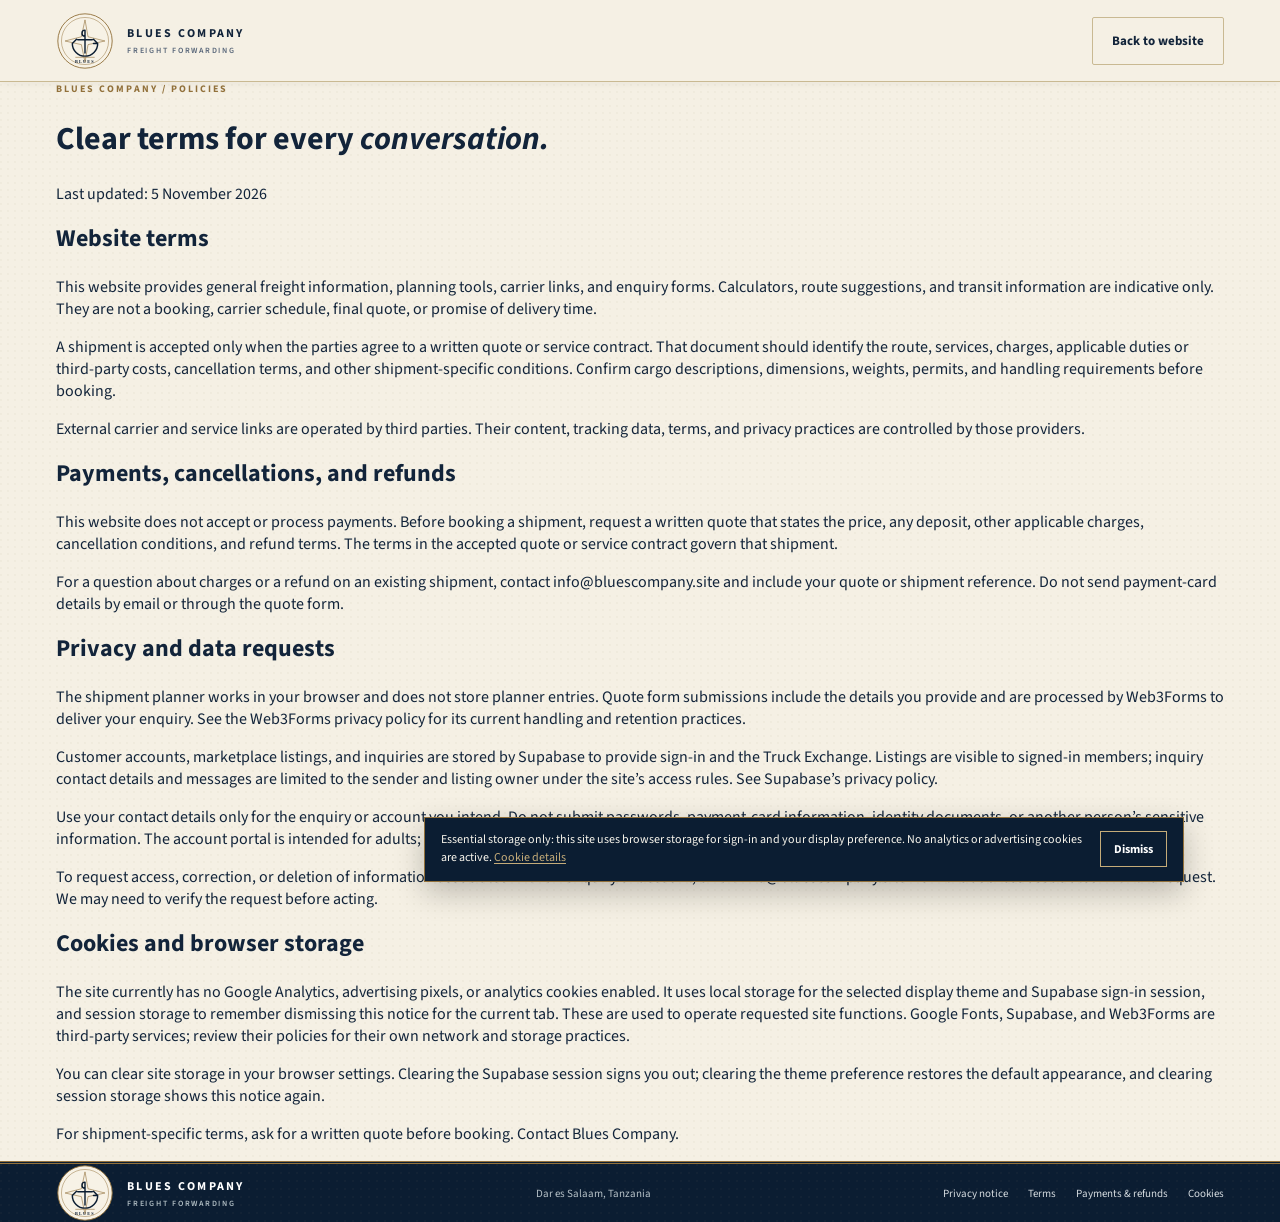
<file: policies.html>
<!doctype html>
<html lang="en">
<head>
  <meta charset="utf-8">
  <meta name="viewport" content="width=device-width, initial-scale=1">
  <meta name="theme-color" content="#0b1d32">
  <meta name="description" content="Website terms, privacy, storage, and payment information for Blues Company.">
  <meta name="robots" content="index,follow">
  <link rel="canonical" href="https://www.bluescompany.site/policies.html">
  <title>Policies · Blues Company</title>
  <link rel="icon" type="image/svg+xml" href="/images/bc-mark.svg">
  <link rel="preconnect" href="https://fonts.googleapis.com">
  <link rel="preconnect" href="https://fonts.gstatic.com" crossorigin>
  <link href="https://fonts.googleapis.com/css2?family=Cormorant+Garamond:wght@400;500;600;700&family=Source+Sans+3:wght@400;500;600;700&display=swap" rel="stylesheet">
  <link rel="stylesheet" href="styles.css">
  <link rel="stylesheet" href="storage-notice.css">
  <script src="storage-notice.js" defer></script>
</head>
<body>
  <header class="site-header">
    <a class="wordmark" href="/" aria-label="Blues Company home"><img src="/images/bc-mark.svg" alt=""><span><strong>BLUES COMPANY</strong><small>FREIGHT FORWARDING</small></span></a>
    <a class="button button-outline" href="/">Back to website</a>
  </header>
  <main class="page-wrap policies-page">
    <p class="eyebrow">BLUES COMPANY / POLICIES</p>
    <h1>Clear terms for every <em>conversation.</em></h1>
    <p class="policies-updated">Last updated: 5 November 2026</p>

    <section id="terms" aria-labelledby="terms-title">
      <h2 id="terms-title">Website terms</h2>
      <p>This website provides general freight information, planning tools, carrier links, and enquiry forms. Calculators, route suggestions, and transit information are indicative only. They are not a booking, carrier schedule, final quote, or promise of delivery time.</p>
      <p>A shipment is accepted only when the parties agree to a written quote or service contract. That document should identify the route, services, charges, applicable duties or third-party costs, cancellation terms, and other shipment-specific conditions. Confirm cargo descriptions, dimensions, weights, permits, and handling requirements before booking.</p>
      <p>External carrier and service links are operated by third parties. Their content, tracking data, terms, and privacy practices are controlled by those providers.</p>
    </section>

    <section id="payments" aria-labelledby="payments-title">
      <h2 id="payments-title">Payments, cancellations, and refunds</h2>
      <p>This website does not accept or process payments. Before booking a shipment, request a written quote that states the price, any deposit, other applicable charges, cancellation conditions, and refund terms. The terms in the accepted quote or service contract govern that shipment.</p>
      <p>For a question about charges or a refund on an existing shipment, contact <a href="mailto:info@bluescompany.site?subject=Payment%20or%20refund%20question">info@bluescompany.site</a> and include your quote or shipment reference. Do not send payment-card details by email or through the quote form.</p>
    </section>

    <section id="privacy" aria-labelledby="privacy-title">
      <h2 id="privacy-title">Privacy and data requests</h2>
      <p>The shipment planner works in your browser and does not store planner entries. Quote form submissions include the details you provide and are processed by Web3Forms to deliver your enquiry. See the <a href="https://web3forms.com/privacy" target="_blank" rel="noopener noreferrer">Web3Forms privacy policy</a> for its current handling and retention practices.</p>
      <p>Customer accounts, marketplace listings, and inquiries are stored by Supabase to provide sign-in and the Truck Exchange. Listings are visible to signed-in members; inquiry contact details and messages are limited to the sender and listing owner under the site’s access rules. See <a href="https://supabase.com/privacy" target="_blank" rel="noopener noreferrer">Supabase’s privacy policy</a>.</p>
      <p>Use your contact details only for the enquiry or account you intend. Do not submit passwords, payment-card information, identity documents, or another person’s sensitive information. The account portal is intended for adults; do not create an account on behalf of a child or submit children’s personal data.</p>
      <p>To request access, correction, or deletion of information associated with an enquiry or account, email <a href="mailto:info@bluescompany.site?subject=Privacy%20or%20data%20deletion%20request">info@bluescompany.site</a> from the address associated with the request. We may need to verify the request before acting.</p>
    </section>

    <section id="cookies" aria-labelledby="cookies-title">
      <h2 id="cookies-title">Cookies and browser storage</h2>
      <p>The site currently has no Google Analytics, advertising pixels, or analytics cookies enabled. It uses local storage for the selected display theme and Supabase sign-in session, and session storage to remember dismissing this notice for the current tab. These are used to operate requested site functions. Google Fonts, Supabase, and Web3Forms are third-party services; review their policies for their own network and storage practices.</p>
      <p>You can clear site storage in your browser settings. Clearing the Supabase session signs you out; clearing the theme preference restores the default appearance, and clearing session storage shows this notice again.</p>
    </section>

    <p class="policies-contact">For shipment-specific terms, ask for a written quote before booking. <a href="mailto:info@bluescompany.site">Contact Blues Company</a>.</p>
  </main>
  <footer class="site-footer"><div class="page-wrap footer-inner"><a class="wordmark" href="/" aria-label="Blues Company home"><img src="/images/bc-mark.svg" alt=""><span><strong>BLUES COMPANY</strong><small>FREIGHT FORWARDING</small></span></a><p>Dar es Salaam, Tanzania</p><div class="footer-links"><a href="/#privacy">Privacy notice</a><a href="#terms">Terms</a><a href="#payments">Payments &amp; refunds</a><a href="#cookies">Cookies</a></div></div></footer>
</body>
</html>
</file>
<file: styles.css>
:root {
  color-scheme: light;
  --navy: #0b1d32;
  --navy-2: #132b45;
  --navy-3: #1c3a57;
  --paper: #f4f2ed;
  --white: #fffefa;
  --surface: #eae7df;
  --ink: #14283b;
  --muted: #637080;
  --line: #d4d0c6;
  --brass: #b28e4c;
  --brass-light: #d9c08b;
  --red: #a64938;
  --serif: "Cormorant Garamond", Georgia, serif;
  --sans: "Source Sans 3", "Segoe UI", sans-serif;
  --page: 1320px;
  --header-height: 82px;
}
:root[data-theme="dark"] { color-scheme: dark; --paper:#0d1c2b; --white:#14283b; --surface:#1a3045; --ink:#edf0ed; --muted:#b2bec7; --line:#314659; --navy:#081726; --navy-2:#10243a; --navy-3:#1a3651; --brass:#d1ad65; --brass-light:#e2ca95; }
* { box-sizing:border-box; }
html { scroll-behavior:smooth; scroll-padding-top:calc(var(--header-height) + 18px); }
body { margin:0; background:var(--paper); color:var(--ink); font-family:var(--sans); font-size:16px; -webkit-font-smoothing:antialiased; }
a { color:inherit; text-decoration:none; }
button, input, select, textarea { font:inherit; }
button { color:inherit; }
img, svg { max-width:100%; }
:focus-visible { outline:2px solid var(--brass); outline-offset:4px; }
::selection { background:var(--brass-light); color:var(--navy); }
.page-wrap { width:min(var(--page),calc(100% - 112px)); margin-inline:auto; }
.sr-only { position:absolute; width:1px; height:1px; padding:0; margin:-1px; overflow:hidden; clip:rect(0,0,0,0); white-space:nowrap; border:0; }
.skip-link { position:fixed; z-index:100; top:12px; left:12px; padding:12px 16px; background:var(--brass); color:var(--navy); transform:translateY(-150%); }
.skip-link:focus { transform:translateY(0); }
.page-loader { position:fixed; z-index:1000; inset:0; display:grid; place-content:center; justify-items:center; gap:14px; background:var(--navy); color:var(--brass-light); transition:opacity .55s ease, visibility .55s ease; }
.page-loader img { width:60px; height:60px; animation:loader-turn 2s ease-in-out infinite; }
.page-loader span { font-size:10px; font-weight:700; letter-spacing:2.4px; }
.page-loader i { width:112px; height:1px; background:var(--navy-3); overflow:hidden; }
.page-loader i::after { content:""; display:block; width:40%; height:100%; background:var(--brass); animation:loader-progress 1.2s ease-in-out infinite; }
.page-loader.is-done { opacity:0; visibility:hidden; }
@keyframes loader-progress { from { transform:translateX(-110%); } to { transform:translateX(280%); } }
@keyframes loader-turn { 50% { transform:rotate(8deg) scale(1.04); } }
.site-header { position:sticky; z-index:100; top:0; height:var(--header-height); padding-inline:max(56px,calc((100vw - var(--page))/2)); display:flex; align-items:center; justify-content:space-between; gap:30px; background:var(--paper); border-bottom:1px solid var(--line); }
.wordmark { display:inline-flex; align-items:center; gap:12px; flex:0 0 auto; }
.wordmark img { display:block; width:46px; height:46px; }
.wordmark > span { display:grid; gap:3px; }
.wordmark strong { color:var(--ink); font-size:12px; font-weight:700; letter-spacing:1.15px; }
.wordmark small { color:var(--muted); font-size:8px; font-weight:600; letter-spacing:1.8px; }
.site-nav { display:flex; align-items:center; gap:clamp(16px,2.2vw,32px); font-size:13px; font-weight:600; }
.site-nav > a:not(.button) { padding-block:12px; color:var(--muted); transition:color .2s ease; }
.site-nav > a:not(.button):hover { color:var(--brass); }
.nav-mega { position:static; }
.nav-mega > summary { position:relative; padding-block:12px; color:var(--muted); font-size:13px; font-weight:600; cursor:pointer; list-style:none; white-space:nowrap; }
.nav-mega > summary::-webkit-details-marker { display:none; }
.nav-mega > summary::after { content:""; width:5px; height:5px; margin:0 0 3px 8px; display:inline-block; border-right:1px solid var(--brass); border-bottom:1px solid var(--brass); transform:rotate(45deg); transition:transform .2s ease; }
.nav-mega[open] > summary { color:var(--ink); }
.nav-mega[open] > summary::after { transform:translateY(3px) rotate(225deg); }
.mega-panel { position:absolute; top:100%; left:50%; width:min(960px,calc(100vw - 64px)); padding:28px 32px; display:none; grid-template-columns:1fr 1fr 1.15fr; gap:30px; border-top:2px solid var(--brass); background:var(--white); box-shadow:0 18px 32px rgb(0 0 0 / .16); transform:translateX(-50%); }
.nav-mega[open] .mega-panel { display:grid; }
.mega-panel > div { display:grid; align-content:start; gap:11px; }
.mega-panel small { margin-bottom:3px; color:var(--brass); font-size:9px; font-weight:700; letter-spacing:1.3px; }
.mega-panel a { color:var(--ink); font-size:13px; }
.mega-panel a:hover { color:var(--brass); }
.mega-panel > p { max-width:260px; margin:0; padding-left:22px; align-self:center; border-left:1px solid var(--line); color:var(--muted); font-size:13px; line-height:1.6; }
.nav-contact-link { padding-block:12px; color:var(--muted); font-size:13px; font-weight:600; }
.nav-contact-link:hover { color:var(--brass); }
.button { min-height:48px; padding:0 19px; display:inline-flex; align-items:center; justify-content:center; gap:17px; border:1px solid transparent; border-radius:2px; font-size:13px; font-weight:700; cursor:pointer; transition:transform .22s ease, background .22s ease, color .22s ease, border-color .22s ease; }
.button:hover { transform:translateY(-2px); }
.button span { font-size:17px; line-height:1; }
.button-gold { background:var(--brass); color:#101c29; }
.button-gold:hover { background:var(--brass-light); }
.button-navy { background:var(--navy); color:#fff; }
.button-navy:hover { background:var(--navy-3); }
.button-outline { border-color:var(--line); background:transparent; color:var(--ink); }
.button-whatsapp { background:#23795a; color:white; }
.button-whatsapp:hover { background:#155c42; }
.whatsapp-icon { width:18px; height:18px; flex:0 0 18px; display:inline-block; fill:currentColor; vertical-align:middle; }
a.has-whatsapp-icon { display:inline-flex; align-items:center; gap:8px; }
.theme-toggle { width:40px; height:40px; display:grid; place-items:center; border:1px solid var(--line); border-radius:50%; background:transparent; color:var(--ink); font-size:20px; cursor:pointer; transition:background .2s ease; }
.theme-toggle:hover { background:var(--surface); }
.menu-toggle { display:none; }
.hero { position:relative; overflow:hidden; padding:70px 0 26px; background-color:var(--navy); color:#f8f5ec; }
.hero::before { content:""; position:absolute; inset:0; pointer-events:none; opacity:.3; background-image:radial-gradient(ellipse at 67% 37%,rgb(44 78 105 / .46),transparent 48%),linear-gradient(120deg,transparent 55%,rgb(10 30 49 / .7)); }
.hero-inner { position:relative; min-height:510px; display:grid; grid-template-columns:.8fr 1.2fr; align-items:center; gap:3.5%; }
.hero-copy { position:relative; z-index:2; padding:10px 0 38px; }
.eyebrow { margin:0 0 19px; color:var(--brass); font-size:10px; font-weight:700; letter-spacing:1.7px; line-height:1.5; }
.eyebrow-rule { width:28px; height:1px; margin:0 10px 3px 0; display:inline-block; background:var(--brass); }
h1,h2,h3,h4,p { margin-top:0; }
.hero h1 { max-width:610px; margin:0; color:#fbf9f2; font-family:var(--serif); font-size:clamp(58px,7vw,100px); font-weight:500; line-height:.88; }
.hero h1 em,.section-heading h2 em,.journey-intro h2 em,.tool-copy h3 em,.why-layout h2 em,.resource-item h3 em,.faq-intro h2 em,.planner-intro h2 em,.contact-intro h2 em,.privacy-layout h2 em { color:var(--brass-light); font-weight:400; }
.hero-intro { max-width:410px; margin:25px 0 28px; color:#becbd4; font-size:16px; line-height:1.7; }
.hero-actions { display:flex; align-items:center; flex-wrap:wrap; gap:22px; }
.quiet-link { color:#e2e5e3; font-size:13px; font-weight:600; }
.quiet-link span { margin-left:6px; color:var(--brass-light); }
.hero-visual { position:relative; min-width:0; height:min(45vw,500px); max-height:500px; color:#9fb4c0; transform:translate3d(0,var(--parallax-y,0),0); transition:transform .1s linear; }
.trade-map { width:100%; height:100%; overflow:visible; }
.land-mass { fill:#17344e; stroke:#36556b; stroke-width:1.2; }
.route-layer { stroke-linecap:round; }
.trade-route { stroke:var(--brass-light); stroke-width:2; stroke-dasharray:8 9; opacity:.9; filter:drop-shadow(0 0 4px rgb(224 191 121 / .55)); animation:route-draw 3.2s ease-out both,route-glow 3.2s ease-in-out infinite alternate; }
.trade-route.is-highlighted { stroke:#fff2ce; stroke-width:3.2; opacity:1; filter:drop-shadow(0 0 9px rgb(255 226 165 / .9)); }
.air-route { stroke:#b2ced7; stroke-dasharray:2 8; stroke-width:1.4; animation-delay:.7s,0s; }
.route-secondary { opacity:.45; animation-delay:1.2s,0s; }
@keyframes route-draw { from { stroke-dashoffset:430; } to { stroke-dashoffset:0; } }
@keyframes route-glow { to { opacity:.48; } }
.port-markers circle { fill:var(--brass-light); stroke:#fff4d9; stroke-width:1.5; filter:drop-shadow(0 0 7px rgb(229 197 133 / .8)); transform-box:fill-box; transform-origin:center; animation:port-pulse 2.4s ease-in-out infinite; }
.port-markers circle:nth-child(2) { animation-delay:.4s; }.port-markers circle:nth-child(3) { animation-delay:.8s; }.port-markers circle:nth-child(4) { animation-delay:1.2s; }
@keyframes port-pulse { 50% { transform:scale(1.75); opacity:.65; } }
.map-labels { fill:#e3e7e2; font-family:var(--sans); font-size:11px; font-weight:600; letter-spacing:1.4px; }
.moving-vessel { fill:var(--brass-light); offset-path:path("M443 410 C472 342 520 268 587 208"); offset-distance:0%; animation:sail-route 16s linear infinite; filter:drop-shadow(0 0 8px var(--brass)); }
.moving-aircraft { fill:#d7e8eb; offset-path:path("M708 185 C680 252 614 322 540 373 S475 407 443 410"); offset-distance:0%; animation:sail-route 22s 2s linear infinite; filter:drop-shadow(0 0 6px #abd0dd); }
@keyframes sail-route { to { offset-distance:100%; } }
.map-caption { position:absolute; z-index:2; top:13px; right:8px; left:6%; display:flex; justify-content:space-between; color:#b9c7cb; font-size:9px; font-weight:700; letter-spacing:1.4px; }
.live-mark { display:flex; align-items:center; gap:8px; }.live-mark i { width:6px;height:6px;border-radius:50%;background:var(--brass-light);box-shadow:0 0 0 4px rgb(218 192 139 / .15); }
.visual-coordinate { position:absolute; right:8%; bottom:5%; color:#90a6b3; font-size:9px; letter-spacing:1.3px; }
.hero-track { position:relative; z-index:3; min-height:166px; padding:24px 28px 19px; display:grid; grid-template-columns:.75fr 1.8fr; gap:30px; align-items:center; background:var(--white); color:var(--ink); box-shadow:0 16px 38px rgb(0 0 0 / .18); }
.track-index { display:block; margin-bottom:12px; color:var(--brass); font-size:9px; font-weight:700; letter-spacing:1.4px; }
.track-title h2 { margin:0; font-family:var(--serif); font-size:31px; font-weight:500; line-height:1; }
.track-workspace { min-width:0; }
.track-tabs { display:flex; gap:20px; overflow-x:auto; border-bottom:1px solid var(--line); scrollbar-width:thin; }
.track-tab { position:relative; flex:0 0 auto; padding:0 0 11px; border:0; background:transparent; color:var(--muted); font-size:12px; cursor:pointer; }
.track-tab::after { content:""; position:absolute; right:0; bottom:-1px; left:0; height:2px; background:transparent; }
.track-tab.is-active { color:var(--ink); font-weight:700; }.track-tab.is-active::after { background:var(--brass); }
.tracking-form { display:grid; grid-template-columns:1.15fr .9fr auto; gap:10px; padding-top:13px; }
.tracking-reference,.tracking-carrier { min-width:0; display:flex; align-items:center; border:1px solid var(--line); background:var(--paper); }
.tracking-reference input,.tracking-carrier select { width:100%; min-width:0; height:44px; padding:0 12px; border:0; outline:0; background:transparent; color:var(--ink); font-size:13px; }
.input-corner { padding-right:12px; color:var(--brass); }
.tracking-form .button { min-height:44px; white-space:nowrap; }
.track-disclaimer { margin:9px 0 0; color:var(--muted); font-size:10px; }
.quote-track-panel:not([hidden]) { min-height:64px; padding-top:13px; display:flex; align-items:center; justify-content:space-between; gap:18px; }
.quote-track-panel p { margin:0; color:var(--muted); font-size:13px; }
.quote-track-panel .button { min-height:42px; flex:0 0 auto; }
.hero-bottom { padding-top:17px; display:flex; justify-content:space-between; color:#90a4b1; font-size:8px; font-weight:600; letter-spacing:1.5px; }
.proof-strip { background:var(--brass); color:#172638; }
.proof-inner { min-height:134px; display:grid; grid-template-columns:1.4fr .75fr .85fr 1fr; align-items:center; gap:25px; }
.proof-inner > p { margin:0; font-family:var(--serif); font-size:25px; line-height:1.08; }.proof-inner > p em { color:#f5e8c8; }
.proof-stat { display:flex; align-items:center; gap:15px; }.proof-stat strong { color:var(--navy); font-family:var(--serif); font-size:42px; font-weight:500; }.proof-stat > span { font-size:9px; font-weight:700; letter-spacing:1px; line-height:1.5; }
.proof-note { color:#314052; font-size:11px; line-height:1.55; }.gold-rule { width:26px;height:1px;background:var(--navy); }
.section { padding:108px 0 112px; }
.section-heading { max-width:800px; margin-bottom:48px; }.section-heading .eyebrow { margin-bottom:15px; }
.section-heading h2,.journey-intro h2,.why-layout h2,.faq-intro h2,.planner-intro h2,.contact-intro h2,.privacy-layout h2 { margin:0; font-family:var(--serif); font-size:clamp(40px,5.3vw,67px); font-weight:500; line-height:.99; }
.section-heading h2 em { color:var(--brass); }.section-lede { max-width:610px; margin:18px 0 0; color:var(--muted); font-size:16px; line-height:1.65; }
.service-grid { display:grid; grid-template-columns:repeat(4,minmax(0,1fr)); border-top:1px solid var(--line); border-left:1px solid var(--line); }
.service-card { min-height:228px; padding:24px 24px 22px; display:flex; flex-direction:column; border-right:1px solid var(--line); border-bottom:1px solid var(--line); background:var(--paper); transition:background .25s ease,transform .25s ease,box-shadow .25s ease; }
.service-card:hover { position:relative; z-index:1; transform:translateY(-4px); background:var(--white); box-shadow:0 12px 24px rgb(11 29 50 / .08); }
.service-icon { width:31px;height:31px;margin-bottom:22px;display:grid;place-items:center;border:1px solid var(--brass);color:var(--brass);font-size:9px;font-weight:700; }
.service-icon svg { width:21px; height:21px; display:block; fill:none; stroke:currentColor; stroke-width:1.45; stroke-linecap:round; stroke-linejoin:round; }
.service-card h3 { margin:0 0 8px; font-family:var(--serif); font-size:25px; font-weight:600; }
.service-card p { margin:0 0 17px; color:var(--muted); font-size:14px; line-height:1.55; }
.service-quote { margin-top:auto; padding:9px 0 0; display:flex; justify-content:space-between; width:100%; border:0; border-top:1px solid var(--line); background:transparent; color:var(--ink); font-size:12px; font-weight:700; text-align:left; cursor:pointer; }
.service-quote span { color:var(--brass); font-size:16px; transition:transform .2s ease; }.service-quote:hover span { transform:translate(3px,-2px); }
.journey-section { padding:104px 0 110px; background:var(--surface); }
.journey-layout { display:grid; grid-template-columns:.72fr 1.28fr; gap:10%; }
.journey-intro { position:sticky; top:calc(var(--header-height) + 35px); align-self:start; }.journey-intro h2 { max-width:420px; }.journey-intro h2 em,.faq-intro h2 em,.planner-intro h2 em,.privacy-layout h2 em { color:var(--brass); }
.journey-intro > p:last-child,.faq-intro > p:last-child { max-width:360px; margin:21px 0 0; color:var(--muted); font-size:15px; line-height:1.7; }
.journey-timeline { position:relative; margin:0; padding:0 0 0 52px; list-style:none; }.journey-timeline::before,.journey-timeline::after { content:""; position:absolute; top:11px; bottom:12px; left:9px; width:1px; background:var(--line); }.journey-timeline::after { height:var(--timeline-progress,0%); max-height:calc(100% - 23px); background:var(--brass); transition:height .2s ease; }
.journey-timeline li { position:relative; min-height:97px; padding:0 0 25px; display:grid; grid-template-columns:1fr; }.journey-timeline li > span { position:absolute; z-index:1; top:0; left:-52px; width:19px; height:19px; display:grid; place-items:center; border:1px solid var(--line); border-radius:50%; background:var(--surface); color:var(--muted); font-size:8px; font-weight:700; }.journey-timeline li.is-visible > span { border-color:var(--brass); background:var(--brass); color:var(--navy); }
.journey-timeline h3 { margin:0 0 3px; font-family:var(--serif); font-size:25px; font-weight:600; }.journey-timeline p { max-width:480px; margin:0; color:var(--muted); font-size:14px; line-height:1.55; }
.lanes-section { background:var(--white); }
.lane-grid { display:grid; grid-template-columns:repeat(2,minmax(0,1fr)); gap:1px; background:var(--line); border:1px solid var(--line); }
.lane-card { min-height:166px; padding:24px 27px; display:grid; grid-template-columns:1fr auto; align-items:center; gap:10px 25px; background:var(--white); transition:background .2s ease; }.lane-card:hover,.lane-card.is-highlighted { background:var(--surface); }
.lane-card > small { grid-column:1/-1; color:var(--brass); font-size:9px; font-weight:700; letter-spacing:1.5px; }.lane-route { display:flex; align-items:center; gap:12px; font-family:var(--serif); font-size:clamp(23px,3vw,34px); font-weight:500; }.lane-route i { width:35px;height:1px;background:var(--brass);position:relative; }.lane-route i::after { content:""; position:absolute; right:0; top:-3px; width:6px; height:6px; border-top:1px solid var(--brass); border-right:1px solid var(--brass); transform:rotate(45deg); }.lane-card > span:last-child { grid-column:1/-1; color:var(--muted); font-size:11px; }
.tool-suite { padding:108px 0 110px; background:var(--navy-2); color:#f6f2e9; }
.section-heading-light { margin-bottom:38px; }.section-heading-light h2 { color:#fffaf1; }.section-heading-light h2 em { color:var(--brass-light); }.section-heading-light .section-lede { color:#bbc7cc; }
.tool-nav { display:flex; overflow-x:auto; border-bottom:1px solid #405263; scrollbar-width:thin; }.tool-tab { flex:0 0 auto; min-height:50px; padding:0 17px; border:0; border-bottom:2px solid transparent; background:transparent; color:#aebdc6; font-size:13px; font-weight:600; cursor:pointer; }.tool-tab:first-child { padding-left:0; }.tool-tab.is-active { border-color:var(--brass-light); color:#fff7e8; }
.tool-panels { min-height:410px; }.tool-panel { min-height:410px; padding:34px 0; display:grid; grid-template-columns:1fr 1fr; align-items:start; gap:8%; }.tool-panel[hidden] { display:none; }.tool-copy .eyebrow { color:var(--brass-light); }.tool-copy h3 { margin:0 0 12px; color:#fff9ee; font-family:var(--serif); font-size:36px; font-weight:500; line-height:1.05; }.tool-copy > p:not(.eyebrow) { max-width:470px; color:#bdc8cf; font-size:14px; line-height:1.65; }
.field-grid { display:grid; grid-template-columns:repeat(2,minmax(0,1fr)); gap:14px 12px; }.field-grid label,.checklist-controls > label,.select-label,.incoterm-picker > label,.transit-picker > label { min-width:0; display:grid; gap:6px; color:var(--muted); font-size:11px; font-weight:700; }.field-grid input,.field-grid select,.field-grid textarea,.checklist-controls select,.tool-copy select,.incoterm-picker select,.transit-picker select { width:100%; min-height:43px; padding:9px 11px; border:1px solid var(--line); border-radius:0; background:var(--white); color:var(--ink); font-size:13px; }.field-grid textarea { resize:vertical; }.span-wide { grid-column:1/-1; }
.tool-form .field-grid label,.checklist-controls > label,.tool-copy .select-label,.incoterm-picker > label,.transit-picker > label { color:#d3dce0; }.tool-form .field-grid input,.checklist-controls select,.tool-copy select,.incoterm-picker select,.transit-picker select { border-color:#536473; background:#172f46; color:#fff; }
.tool-actions,.form-actions { margin-top:20px; display:flex; flex-wrap:wrap; align-items:center; gap:14px; }.text-button { padding:10px 0; border:0; background:transparent; color:var(--brass); font-size:12px; font-weight:700; cursor:pointer; }.text-button:hover { color:var(--brass-light); }.text-button span { padding-left:5px; }.text-button:disabled { opacity:.45; cursor:not-allowed; }
.tool-result { margin:18px 0 0; padding:13px 15px; border-left:2px solid var(--brass); background:rgb(255 255 255 / .055); color:#e5e8e5; font-size:13px; line-height:1.6; }.tool-result strong { color:var(--brass-light); }
.container-options { display:grid; grid-template-columns:repeat(3,minmax(0,1fr)); gap:13px; align-content:start; }.container-options article { min-width:0; padding:12px; border:1px solid #405263; background:rgb(255 255 255 / .035); }.container-options svg { width:100%; height:54px; fill:none; stroke:var(--brass-light); stroke-width:1.25; }.container-options h4 { margin:9px 0 2px; font-family:var(--serif); font-size:19px; font-weight:600; }.container-options p,.container-options small { display:block; margin:0; color:#bac6cd; font-size:10px; line-height:1.5; }.guide-caveat { grid-column:1/-1; margin:0; color:#aab9c2; font-size:10px; line-height:1.5; }
.incoterm-visual { margin-top:26px; padding:17px 0 0; }.incoterm-visual::before { content:""; height:2px; display:block; background:linear-gradient(90deg,var(--brass) 0 var(--seller-cost,50%),#647789 var(--seller-cost,50%) 100%); }.incoterm-visual::after { content:""; width:10px; height:10px; display:block; margin-top:-6px; margin-left:calc(var(--risk-transfer,50%) - 5px); border:2px solid var(--brass-light); border-radius:50%; background:var(--navy-2); }.stage-labels { margin-top:17px; display:flex; justify-content:space-between; gap:8px; color:#bec9cf; font-size:9px; }.responsibility-legend { margin:17px 0; display:grid; gap:9px; color:#c3ced3; font-size:11px; }.responsibility-legend span { display:flex; gap:9px; align-items:center; }.responsibility-legend i { width:13px;height:3px;display:inline-block;background:var(--brass); }.responsibility-legend .risk-key { width:10px;height:10px;border:2px solid var(--brass-light);border-radius:50%;background:var(--navy-2); }.tool-footnote { margin:17px 0 0; color:#aab9c2; font-size:11px; line-height:1.55; }
.checklist-controls { display:grid; grid-template-columns:repeat(2,minmax(0,1fr)); gap:15px; }.checklist-items { grid-column:1/-1; margin:0; padding:18px; display:grid; grid-template-columns:repeat(2,minmax(0,1fr)); gap:12px; border:1px solid #536473; }.checklist-items legend { padding:0 8px; color:var(--brass-light); font-size:12px; font-weight:700; }.checklist-items label { display:flex; gap:9px; align-items:flex-start; color:#e4e7e4; font-size:12px; line-height:1.4; }.checklist-items input { accent-color:var(--brass); }
.transit-result { margin-top:22px; padding:18px 20px; display:grid; gap:5px; border:1px solid #4b5e6d; background:rgb(255 255 255 / .04); }.transit-result strong { color:var(--brass-light); font-family:var(--serif); font-size:25px; font-weight:500; }.transit-result span { color:#c3cdd2; font-size:12px; }
.carrier-marquee { height:67px; display:flex; overflow:hidden; align-items:center; gap:28px; background:var(--brass); color:var(--navy); }.marquee-label { position:relative; z-index:2; height:100%; flex:0 0 auto; padding:0 24px 0 max(56px,calc((100vw - var(--page))/2)); display:flex; align-items:center; background:var(--brass); font-size:9px; font-weight:700; letter-spacing:1.3px; }.marquee-window { min-width:0; overflow:hidden; }.marquee-track { width:max-content; display:flex; align-items:center; gap:42px; animation:marquee-scroll 45s linear infinite; }.marquee-track span { font-family:var(--serif); font-size:21px; font-weight:600; white-space:nowrap; }.carrier-marquee:hover .marquee-track { animation-play-state:paused; }
@keyframes marquee-scroll { to { transform:translateX(-50%); } }
.carriers-section { background:var(--paper); }.carrier-toolbar { margin:0 0 14px; display:flex; align-items:center; justify-content:space-between; gap:15px; }.carrier-search { width:min(100%,380px); min-height:46px; padding:0 13px; display:flex; align-items:center; gap:10px; border:1px solid var(--line); background:var(--white); }.carrier-search > span { color:var(--brass); font-size:20px; }.carrier-search input { width:100%; min-width:0; border:0; outline:0; background:transparent; color:var(--ink); font-size:13px; }.carrier-search kbd { padding:2px 6px; border:1px solid var(--line); color:var(--muted); font-size:10px; }.carrier-count { color:var(--muted); font-size:11px; }.carrier-grid { display:grid; grid-template-columns:repeat(2,minmax(0,1fr)); border-top:1px solid var(--line); }.carrier-item { min-width:0; min-height:72px; padding:14px 18px 14px 0; display:grid; grid-template-columns:minmax(120px,.8fr) 1.2fr 20px; gap:16px; align-items:center; border-bottom:1px solid var(--line); transition:background .2s ease,padding .2s ease; }.carrier-item:nth-child(even) { padding-left:18px; border-left:1px solid var(--line); }.carrier-item:hover { background:var(--white); padding-left:10px; }.carrier-item strong { font-family:var(--serif); font-size:20px; font-weight:600; }.carrier-item span { color:var(--muted); font-size:11px; }.carrier-item i { color:var(--brass); font-size:16px; font-style:normal; }.carrier-item[hidden] { display:none; }.carrier-empty { color:var(--muted); font-size:13px; }.tracking-note { margin:23px 0 0; padding-top:14px; border-top:1px solid var(--line); color:var(--muted); font-size:12px; line-height:1.6; }
.why-section { padding:106px 0; background:var(--surface); }.why-layout { display:grid; grid-template-columns:.9fr 1.1fr; gap:9%; }.why-layout h2 { max-width:500px; }.why-layout h2 em { color:var(--brass); }.why-layout .section-lede { max-width:440px; }.proof-points { border-top:1px solid var(--line); }.proof-points article { min-height:94px; display:grid; grid-template-columns:38px 1fr; gap:16px; align-items:center; border-bottom:1px solid var(--line); }.proof-points article > span { color:var(--brass); font-size:10px; font-weight:700; }.proof-points h3 { margin:0 0 3px; font-family:var(--serif); font-size:23px; font-weight:600; }.proof-points p { margin:0; color:var(--muted); font-size:12px; }
.resources-section { background:var(--white); }.resource-grid { display:grid; grid-template-columns:repeat(3,minmax(0,1fr)); border-top:1px solid var(--line); border-bottom:1px solid var(--line); }.resource-item { min-height:250px; padding:23px 24px 24px 0; display:flex; flex-direction:column; }.resource-item + .resource-item { padding-left:24px; border-left:1px solid var(--line); }.resource-item > span,.testimonial-slots article > span { color:var(--brass); font-size:9px; font-weight:700; letter-spacing:1.3px; }.resource-item h3 { margin:23px 0 9px; font-family:var(--serif); font-size:27px; font-weight:600; }.resource-item p { margin:0 0 18px; color:var(--muted); font-size:13px; line-height:1.6; }.resource-item a { margin-top:auto; padding-top:12px; display:flex; justify-content:space-between; border-top:1px solid var(--line); color:var(--ink); font-size:11px; font-weight:700; }.resource-item a b { color:var(--brass); font-size:15px; }
.faq-section { padding:106px 0 110px; background:var(--surface); }.faq-layout { display:grid; grid-template-columns:.75fr 1.25fr; gap:10%; align-items:start; }.faq-intro { position:sticky; top:calc(var(--header-height) + 30px); }.faq-intro h2 em { color:var(--brass); }.faq-list { border-top:1px solid var(--line); }.faq-list details { border-bottom:1px solid var(--line); }.faq-list summary { position:relative; padding:18px 34px 18px 0; color:var(--ink); font-family:var(--serif); font-size:21px; font-weight:600; line-height:1.15; cursor:pointer; list-style:none; }.faq-list summary::-webkit-details-marker { display:none; }.faq-list summary::after { content:"+"; position:absolute; top:50%; right:3px; color:var(--brass); font-family:var(--sans); font-size:20px; font-weight:400; transform:translateY(-50%); transition:transform .2s ease; }.faq-list details[open] summary::after { transform:translateY(-50%) rotate(45deg); }.faq-list details p { max-width:650px; margin:0; padding:0 20px 18px 0; color:var(--muted); font-size:13px; line-height:1.7; }
.testimonials-section { background:var(--white); }.testimonial-slots { display:grid; grid-template-columns:repeat(2,minmax(0,1fr)); gap:20px; }.testimonial-slots article { min-height:168px; padding:23px; border:1px dashed var(--line); background:var(--paper); }.testimonial-slots article p { margin:25px 0 13px; font-family:var(--serif); font-size:23px; font-style:italic; }.testimonial-slots article small { color:var(--muted); font-size:11px; }
.planner-section { background:var(--navy); color:#f8f5ec; }.planner-layout { display:grid; grid-template-columns:.7fr 1.3fr; align-items:start; gap:8%; }.planner-intro { position:sticky; top:calc(var(--header-height) + 30px); }.planner-intro h2 { font-size:clamp(40px,4.5vw,59px); }.planner-intro > p:not(.eyebrow) { max-width:390px; margin:22px 0; color:#bac7cf; font-size:14px; line-height:1.7; }.privacy-inline { color:var(--brass-light); font-size:12px; font-weight:600; }.privacy-inline span { margin-left:5px; }.privacy-inline a { text-decoration:underline; text-underline-offset:3px; }
.brief-tool { padding:27px; background:var(--white); color:var(--ink); }.brief-tool .field-grid { gap:15px 13px; }.brief-tool .field-grid label,.quote-panel .field-grid label { color:var(--ink); }.brief-tool .field-grid input,.brief-tool .field-grid select,.brief-tool .field-grid textarea,.quote-panel .field-grid input,.quote-panel .field-grid select,.quote-panel .field-grid textarea { background:var(--white); }.form-note { max-width:480px; color:var(--muted); font-size:11px; line-height:1.5; }.brief-result { margin-top:23px; padding:20px; border:1px solid var(--line); background:var(--paper); }.brief-result[hidden] { display:none; }.result-heading { display:flex; align-items:center; justify-content:space-between; }.result-heading .eyebrow { margin-bottom:3px; font-size:9px; }.result-heading h3 { margin:0; font-family:var(--serif); font-size:26px; font-weight:600; }.result-heading > span { color:#427754; font-size:22px; }.brief-summary { margin:15px 0 0; border-top:1px solid var(--line); }.brief-summary > div { padding:8px 0; display:grid; grid-template-columns:minmax(120px,.45fr) 1fr; gap:13px; border-bottom:1px solid var(--line); }.brief-summary dt { color:var(--muted); font-size:11px; }.brief-summary dd { margin:0; font-size:12px; line-height:1.5; overflow-wrap:anywhere; }.result-actions { margin-top:15px; display:flex; flex-wrap:wrap; gap:8px; }.result-actions .button { min-height:42px; padding-inline:13px; font-size:11px; }.result-note { margin:11px 0 0; color:var(--muted); font-size:11px; }
.contact-section { padding:109px 0 112px; background:var(--surface); }.contact-layout { display:grid; grid-template-columns:.78fr 1.22fr; gap:8%; align-items:start; }.contact-intro h2 { font-size:clamp(42px,5vw,64px); }.contact-intro h2 em { color:var(--brass); }.contact-intro .section-lede { font-size:14px; }.contact-details { max-width:500px; margin:28px 0 23px; border-top:1px solid var(--line); }.contact-details > div { min-height:52px; padding:12px 0; display:grid; grid-template-columns:132px 1fr; gap:14px; border-bottom:1px solid var(--line); }.contact-details dt { color:var(--muted); font-size:9px; font-weight:700; letter-spacing:1px; }.contact-details dd { margin:0; color:var(--ink); font-size:13px; overflow-wrap:anywhere; }.contact-details a:hover { color:var(--brass); }.map-card { display:block; max-width:500px; border:1px solid var(--line); background:var(--white); }.map-card svg { width:100%; height:126px; display:block; fill:none; stroke:var(--line); stroke-width:1; }.map-card svg .map-coast { stroke:var(--brass); stroke-width:3; }.map-card svg .map-road { stroke:var(--muted); stroke-width:1.4; stroke-dasharray:3 5; }.map-card svg circle { fill:var(--brass); stroke:none; }.map-card svg .map-ring { fill:none; stroke:var(--brass); stroke-width:1; }.map-card > span { padding:11px 12px; display:flex; justify-content:space-between; gap:10px; color:var(--muted); font-size:9px; font-weight:700; letter-spacing:.7px; }.map-card b { color:var(--brass); font-size:8px; }
.quote-panel { padding:26px; background:var(--white); color:var(--ink); box-shadow:0 8px 25px rgb(11 29 50 / .07); }.quote-heading { margin-bottom:20px; display:flex; flex-wrap:wrap; justify-content:space-between; align-items:center; gap:12px 18px; }.quote-heading .eyebrow { margin-bottom:4px; }.quote-heading h3 { margin:0; font-family:var(--serif); font-size:29px; font-weight:600; }.quote-heading .text-button { flex:0 0 auto; }.quote-heading .quote-whatsapp-link { white-space:normal; text-align:center; }.quote-grid { gap:13px 12px; }.quote-grid small { color:var(--muted); font-size:10px; font-weight:400; }.quote-panel .form-actions { align-items:flex-start; }.quote-status { min-height:0; margin:12px 0 0; color:var(--muted); font-size:12px; line-height:1.6; }.quote-status.is-success { padding:11px 13px; background:#e5f1e7; color:#245d38; }.quote-status.is-error { padding:11px 13px; background:#f7e9e5; color:#873b30; }.quote-whatsapp-success { margin-top:10px; white-space:normal; text-align:center; }.quote-whatsapp-success[hidden] { display:none; }.quote-submit-row button:disabled { cursor:wait; opacity:.7; }.quote-privacy { margin:15px 0 0; color:var(--muted); font-size:11px; }.quote-privacy a { color:var(--brass); text-decoration:underline; text-underline-offset:3px; }.honeypot-field { position:absolute!important; width:1px!important; height:1px!important; padding:0!important; margin:-1px!important; overflow:hidden!important; clip:rect(0,0,0,0)!important; white-space:nowrap!important; border:0!important; }
.quote-consent { margin:16px 0 0; display:flex; align-items:flex-start; gap:9px; color:var(--muted); font-size:12px; line-height:1.55; cursor:pointer; }
.quote-consent input { width:16px; height:16px; flex:0 0 16px; margin:2px 0 0; accent-color:var(--brass); }
.quote-consent a { color:#765b2c; text-decoration:underline; text-underline-offset:2px; }
.quote-privacy a { color:#765b2c; }
.quote-consent :focus-visible { outline:2px solid var(--brass); outline-offset:3px; }
.privacy-section { padding:78px 0; background:var(--paper); }.privacy-layout { display:grid; grid-template-columns:.7fr 1.3fr; gap:8%; }.privacy-layout h2 { font-size:43px; }.privacy-layout h2 em { color:var(--brass); }.privacy-layout > div:last-child p { max-width:760px; margin:0 0 12px; color:var(--muted); font-size:13px; line-height:1.7; }
.site-footer { padding:27px 0; background:var(--navy); color:#f5f1e8; }.footer-inner { min-height:54px; display:flex; align-items:center; justify-content:space-between; gap:20px; }.footer-inner .wordmark strong { color:#fff; }.footer-inner .wordmark small { color:#aebbc1; }.footer-inner > p { margin:0; color:#b7c2c8; font-size:11px; }.footer-inner > p span { padding-inline:5px; color:var(--brass-light); }.footer-links { display:flex; flex-wrap:wrap; justify-content:flex-end; gap:12px 20px; color:#d6dce0; font-size:11px; }.footer-links a:hover { color:var(--brass-light); }
.whatsapp-float { position:fixed; z-index:90; right:22px; bottom:22px; width:58px; height:58px; display:grid; place-items:center; border:1px solid #fff; border-radius:50%; background:#23795a; color:white; box-shadow:0 5px 16px rgb(0 0 0 / .22); transition:transform .2s ease,background .2s ease; }.whatsapp-float .whatsapp-icon { width:31px; height:31px; }.whatsapp-float:hover { transform:translateY(-4px); background:#155c42; }.back-top-button { position:fixed; z-index:80; right:29px; bottom:91px; width:43px;height:43px; display:none; place-items:center; border:1px solid var(--brass); background:var(--navy); color:var(--brass-light); font-size:21px; cursor:pointer; }.back-top-button.is-visible { display:grid; animation:rise-in .25s ease both; }
.share-widget { position:fixed; z-index:95; left:22px; bottom:22px; }
.share-toggle { width:52px; height:52px; display:grid; place-items:center; border:1px solid var(--line); border-radius:50%; background:var(--white); color:var(--navy); box-shadow:0 5px 16px rgb(0 0 0/.18); cursor:pointer; transition:transform .2s ease,background .2s ease; }
.share-toggle:hover,.share-toggle[aria-expanded="true"] { transform:translateY(-3px); background:var(--brass-light); }
.share-toggle svg { width:22px; height:22px; fill:none; stroke:currentColor; stroke-width:1.8; stroke-linecap:round; stroke-linejoin:round; }
.share-menu { position:absolute; left:0; bottom:calc(100% + 12px); width:220px; padding:10px; display:grid; gap:3px; border:1px solid var(--line); border-radius:7px; background:var(--white); color:var(--ink); box-shadow:0 12px 30px rgb(0 0 0/.2); animation:rise-in .2s ease both; }
.share-menu[hidden] { display:none; }
.share-menu strong { padding:8px 10px 7px; font-size:12px; }
.share-menu a,.share-menu button { width:100%; padding:9px 10px; border:0; background:transparent; color:var(--muted); text-align:left; font-size:12px; font-weight:600; cursor:pointer; }
.share-menu a:hover,.share-menu button:hover { background:var(--surface); color:var(--ink); }
.share-feedback { min-height:15px; padding:2px 10px 4px; color:var(--green); font-size:10px; }
@keyframes rise-in { from { opacity:0; transform:translateY(8px); } to { opacity:1; transform:translateY(0); } }
[data-reveal] { opacity:1; transform:translateY(0); }
html.reveal-ready [data-reveal].is-visible { animation:reveal-in .7s both; }
html.reveal-ready [data-reveal]:nth-child(3n+2) { animation-delay:.08s; } html.reveal-ready [data-reveal]:nth-child(3n) { animation-delay:.15s; }
@keyframes reveal-in { from { opacity:.82; transform:translateY(10px); } to { opacity:1; transform:translateY(0); } }
@media(max-width:1100px) {
  .site-header { padding-inline:32px; }.site-nav { gap:16px; }.site-nav > a:not(.button) { font-size:12px; }.nav-quote { min-height:42px; padding-inline:13px; }
  .hero-inner { grid-template-columns:.85fr 1.15fr; gap:1%; }.hero-track { grid-template-columns:.7fr 1.8fr; gap:20px; }.service-grid { grid-template-columns:repeat(3,minmax(0,1fr)); }
  .journey-layout,.faq-layout { gap:7%; }.planner-layout,.contact-layout { gap:5%; }.carrier-item { grid-template-columns:minmax(110px,.8fr) 1.2fr 16px; gap:10px; }
}
@media(max-width:760px) {
  :root { --header-height:72px; }.page-wrap { width:calc(100% - 48px); }.site-header { padding-inline:24px; }.menu-toggle { width:43px;height:43px; display:grid; align-content:center; justify-items:center; gap:6px; border:1px solid var(--line); background:transparent; }.menu-toggle span { width:17px;height:1px;background:var(--ink);transition:transform .2s ease; }.menu-toggle[aria-expanded="true"] span:first-child { transform:translateY(3.5px) rotate(45deg); }.menu-toggle[aria-expanded="true"] span:last-child { transform:translateY(-3.5px) rotate(-45deg); }
  .site-nav { position:absolute; top:var(--header-height); right:0; left:0; padding:14px 24px 22px; display:none; align-items:stretch; gap:0; background:var(--paper); border-bottom:1px solid var(--line); box-shadow:0 15px 22px rgb(0 0 0 / .1); }.site-nav.is-open { display:grid; grid-template-columns:1fr auto; }.site-nav > a:not(.button),.nav-mega > summary { padding:13px 0; border-bottom:1px solid var(--line); font-size:14px; }.nav-mega { min-width:0; }.mega-panel { position:static; width:auto; padding:12px 0 17px 14px; grid-template-columns:1fr; gap:15px; border-top:0; border-bottom:1px solid var(--line); box-shadow:none; transform:none; }.mega-panel > p { display:none; }.mega-panel > div { gap:9px; }.mega-panel small { margin:0; }.mega-panel a { font-size:12px; }.site-nav .theme-toggle { grid-column:2; grid-row:1/6; align-self:center; }.site-nav .nav-quote { grid-column:1/-1; margin-top:14px; }
  .hero { padding-top:45px; }.hero-inner { min-height:0; grid-template-columns:1fr; gap:10px; }.hero-copy { padding:0; }.hero h1 { font-size:clamp(60px,13vw,90px); }.hero-intro { max-width:470px; }.hero-visual { width:100%; height:min(77vw,410px); margin-top:0; }.map-caption { left:0; }.hero-track { margin-top:-5px; padding:22px; grid-template-columns:1fr; gap:15px; }.track-title { display:flex; align-items:baseline; justify-content:space-between; gap:12px; }.track-index { margin:0; }.track-title h2 { font-size:28px; }.hero-bottom { padding-top:14px; }.proof-inner { min-height:0; padding-block:22px; grid-template-columns:repeat(2,minmax(0,1fr)); gap:20px; }.proof-inner > p { font-size:22px; }.proof-stat strong { font-size:36px; }
  .section,.journey-section,.why-section,.faq-section,.tool-suite,.contact-section { padding-block:76px; }.section-heading { margin-bottom:34px; }.section-heading h2,.journey-intro h2,.why-layout h2,.faq-intro h2,.planner-intro h2,.contact-intro h2 { font-size:clamp(40px,8vw,57px); }.section-lede { font-size:14px; }.service-grid { grid-template-columns:repeat(2,minmax(0,1fr)); }.service-card { min-height:220px; padding:19px; }.service-card h3 { font-size:23px; }.service-card p { font-size:13px; }
  .journey-layout,.why-layout,.faq-layout,.planner-layout,.contact-layout,.privacy-layout { grid-template-columns:1fr; gap:34px; }.journey-intro,.faq-intro,.planner-intro { position:static; }.journey-intro > p:last-child,.faq-intro > p:last-child { margin-top:14px; }.journey-timeline li { min-height:90px; }.lane-grid { grid-template-columns:1fr; }.lane-card { min-height:139px; }.lane-route { flex-wrap:wrap; }.lane-route span { min-width:0; overflow-wrap:anywhere; }.tool-panels,.tool-panel { min-height:0; }.tool-panel { padding-block:27px; grid-template-columns:1fr; gap:23px; }.tool-copy h3 { font-size:33px; }.tool-form .field-grid,.checklist-controls { grid-template-columns:repeat(2,minmax(0,1fr)); }.tool-nav { margin-inline:-24px; padding-inline:24px; }.container-options article { padding:8px; }.container-options h4 { font-size:17px; }
  .marquee-label { padding-inline:24px; }.carrier-toolbar { align-items:flex-start; flex-direction:column; }.carrier-grid { grid-template-columns:1fr; }.carrier-item,.carrier-item:nth-child(even) { padding-inline:0; border-left:0; }.carrier-item { grid-template-columns:minmax(125px,.7fr) 1.3fr 18px; }.resource-grid { grid-template-columns:1fr; }.resource-item { min-height:0; padding:21px 0; }.resource-item + .resource-item { padding-left:0; border-left:0; border-top:1px solid var(--line); }.resource-item h3 { margin-top:13px; }.testimonial-slots { gap:12px; }.testimonial-slots article { padding:17px; }.testimonial-slots article p { font-size:20px; }
  .planner-layout { gap:27px; }.brief-tool,.quote-panel { padding:20px; }.contact-details > div { grid-template-columns:120px 1fr; }.privacy-layout h2 { font-size:40px; }.footer-inner { flex-wrap:wrap; }.footer-inner > p { order:3; width:100%; }.footer-links { margin-left:auto; }
}
@media(max-width:430px) {
  .page-wrap { width:calc(100% - 36px); }.site-header { padding-inline:18px; }.site-nav { padding-inline:18px; }.hero { padding-top:37px; }.hero h1 { font-size:clamp(54px,14vw,70px); }.hero-intro { font-size:14px; }.hero-visual { height:79vw; }.map-labels { font-size:13px; }.tracking-form { grid-template-columns:1fr; }.tracking-form .button { width:100%; }.track-tabs { gap:15px; }.track-tab { font-size:11px; }.quote-track-panel:not([hidden]) { align-items:flex-start; flex-direction:column; gap:10px; }.quote-track-panel p { max-width:100%; }.track-title { align-items:flex-start; flex-direction:column; gap:7px; }.hero-track { padding:18px; }.hero-bottom { font-size:7px; }.proof-inner { gap:15px 10px; }.proof-stat { gap:9px; }.proof-stat strong { font-size:32px; }.proof-stat > span { font-size:8px; }.service-grid { grid-template-columns:1fr; }.service-card { min-height:185px; }.tool-nav { margin-inline:-18px; padding-inline:18px; }.tool-tab { padding-inline:13px; font-size:12px; }.container-options { grid-template-columns:1fr; }.container-options article { display:grid; grid-template-columns:1fr 1fr; align-items:center; gap:4px 12px; }.container-options svg { grid-row:span 3; }.container-options h4 { margin:0; }.guide-caveat { grid-column:auto; }.checklist-items { grid-template-columns:1fr; padding:13px; }.carrier-item { grid-template-columns:minmax(110px,.8fr) 1.2fr 14px; gap:8px; }.carrier-item strong { font-size:18px; }.carrier-item span { font-size:10px; }.testimonial-slots { grid-template-columns:1fr; }.brief-tool,.quote-panel { padding:16px; }.brief-tool .field-grid,.quote-grid { grid-template-columns:1fr; }.brief-tool .span-wide,.quote-grid .span-wide { grid-column:auto; }.quote-heading { align-items:flex-start; flex-direction:column; }.contact-details > div { grid-template-columns:108px 1fr; gap:9px; }.map-card > span { font-size:8px; }.result-actions { display:grid; grid-template-columns:1fr; }.result-actions>* { width:100%; }.footer-inner .wordmark img { width:36px; height:36px; }.footer-inner .wordmark strong { font-size:10px; }.footer-links { gap:12px; font-size:10px; }.whatsapp-float { right:13px; bottom:13px; width:52px; height:52px; }.back-top-button { right:18px; bottom:74px; width:39px; height:39px; }
}
@media(max-width:350px) { .page-wrap { width:calc(100% - 28px); }.tool-nav { margin-inline:-14px; padding-inline:14px; }.hero h1 { font-size:52px; }.hero-actions { align-items:flex-start; flex-direction:column; }.proof-inner > p { font-size:19px; }.proof-stat { align-items:flex-start; flex-direction:column; gap:3px; }.proof-stat strong { font-size:30px; }.lane-card { padding:19px; }.lane-route { gap:8px; font-size:22px; }.lane-route i { width:21px; }.tool-tab { padding-inline:10px; }.carrier-item { grid-template-columns:1fr 1.1fr 12px; }.contact-details > div { grid-template-columns:93px 1fr; }.quote-heading h3 { font-size:25px; } }
@media(prefers-reduced-motion:reduce) { *,*::before,*::after { scroll-behavior:auto!important; animation-duration:.01ms!important; animation-iteration-count:1!important; transition-duration:.01ms!important; }.moving-vessel,.moving-aircraft { display:none; } html.reveal-ready [data-reveal] { opacity:1; transform:none; } }
@media(prefers-reduced-motion:reduce) { .trade-route,.port-markers circle,.marquee-track,html.reveal-ready [data-reveal].is-visible { animation:none!important; }.marquee-track { transform:none; }.trade-route { stroke-dashoffset:0; } }
@media print { .page-loader,.site-header,.hero,.proof-strip,.section,.journey-section,.tool-suite,.carrier-marquee,.why-section,.faq-section,.contact-section,.privacy-section,.site-footer,.whatsapp-float,.back-top-button { display:none!important; } body { background:white;color:black; }.checklist-print-page { display:block!important; } }

/* Maritime trading-house finish */
:root {
  --paper:#f5f0e4;
  --white:#fbf8ef;
  --surface:#eee7d8;
  --ink:#12243a;
  --muted:#586679;
  --line:#c9b992;
  --brass:#92713b;
  --brass-light:#c5ac79;
  --serif:"Cormorant Garamond", Georgia, serif;
  --sans:"Source Sans 3", "Segoe UI", sans-serif;
}
:root[data-theme="dark"] { --paper:#0d1c2b; --white:#14283b; --surface:#1a3045; --ink:#edf0ed; --muted:#b2bec7; --line:#526072; --brass:#d1ad65; --brass-light:#e2ca95; }
body { background-color:var(--paper); background-image:radial-gradient(ellipse at 1px 1px,rgb(124 99 55 / .055) .65px,transparent .85px); background-size:7px 7px; }
.topbar { min-height:34px; background:var(--navy); color:#eee7d8; border-bottom:1px solid rgb(197 172 121 / .65); }
.topbar-inner { min-height:34px; display:flex; align-items:center; justify-content:space-between; gap:16px; font-size:10px; letter-spacing:.09em; }
.topbar-note,.topbar-locale { color:#d5c7a8; font-size:9px; font-weight:600; letter-spacing:.14em; }
.topbar-contact { display:flex; align-items:center; gap:12px; color:#f7f2e6; letter-spacing:.035em; }
.topbar-contact a:hover { color:var(--brass-light); text-decoration:underline; text-underline-offset:3px; }
.topbar-contact > span { color:var(--brass-light); }
.topbar-locale i { margin-left:6px; color:var(--brass-light); font-size:7px; font-style:normal; }
.site-header { background:var(--paper); box-shadow:0 2px 9px rgb(20 31 43 / .045); }
.wordmark { gap:13px; }
.wordmark img,.house-crest { width:58px; height:58px; flex:0 0 58px; }
.house-crest { display:block; overflow:visible; }
.crest-outer,.crest-inner { fill:var(--paper); stroke:var(--brass); }
.crest-inner { fill:none; }
.crest-compass { fill:none; stroke:var(--brass); stroke-width:1; }
.crest-anchor { fill:none; stroke:var(--ink); stroke-width:2.4; stroke-linecap:round; stroke-linejoin:round; }
.wordmark strong { letter-spacing:.19em; }
.wordmark small { letter-spacing:.22em; }
.button-gold { background:var(--brass-light); color:#101b2a; }
.hero { background-color:#10233a; background-image:linear-gradient(110deg,rgb(8 25 43 / .25),rgb(8 25 43 / .08)),url("data:image/svg+xml,%3Csvg xmlns='http://www.w3.org/2000/svg' viewBox='0 0 900 600'%3E%3Cg fill='none' stroke='%23d0b77f' stroke-opacity='.24'%3E%3Ccircle cx='755' cy='135' r='72'/%3E%3Ccircle cx='755' cy='135' r='61'/%3E%3Cpath d='m755 51 12 72 72 12-72 12-12 72-12-72-72-12 72-12zM0 440C170 340 230 510 410 390s250-30 490-170' stroke-dasharray='2 8'/%3E%3Cpath d='M0 485C185 385 250 550 435 430s250-35 465-165' stroke-dasharray='1 10'/%3E%3C/g%3E%3C/svg%3E"); background-size:cover,cover; }
.hero::before { opacity:.2; background-image:radial-gradient(ellipse at 66% 34%,rgb(104 94 70 / .22),transparent 48%),linear-gradient(120deg,transparent 55%,rgb(10 30 49 / .52)); }
.hero::after { content:""; position:absolute; z-index:0; inset:12px; pointer-events:none; border:1px solid rgb(197 172 121 / .22); }
.hero-inner,.hero-track,.hero-bottom { z-index:1; }
.hero-inner { min-height:530px; }
.hero h1 { line-height:.94; font-size:clamp(58px,6.7vw,94px); }
.hero-visual { opacity:.87; }
.map-caption,.visual-coordinate { font-family:var(--sans); }
.hero-track { border:3px double var(--brass); box-shadow:0 11px 30px rgb(0 0 0 / .15); }
.section,.about-section,.journey-section,.contact-section,.privacy-section { background-image:radial-gradient(ellipse at 1px 1px,rgb(124 99 55 / .045) .6px,transparent .8px); background-size:8px 8px; }
.section-heading { max-width:900px; margin:0 auto 48px; text-align:center; }
.section-heading::after { content:"✦"; display:block; margin:22px auto 0; color:var(--brass); font-size:12px; }
.section-heading h2 { text-wrap:balance; }
.section-heading .section-lede { margin-inline:auto; }
.eyebrow { letter-spacing:.2em; }
.services-section { background-color:var(--paper); }
.service-grid { display:block; border-top:3px double var(--brass); border-bottom:3px double var(--brass); border-left:0; }
.service-card { min-height:0; padding:17px 12px; display:grid; grid-template-columns:44px minmax(150px,.7fr) minmax(190px,1.4fr) minmax(130px,.55fr); align-items:center; gap:12px 18px; border:0; border-bottom:1px solid var(--line); background:transparent; box-shadow:none; }
.service-card:last-child { border-bottom:0; }
.service-card:hover { position:static; transform:none; background:rgb(197 172 121 / .09); box-shadow:none; }
.service-icon { width:34px; height:34px; margin:0; border:1px solid var(--brass); }
.service-card h3 { margin:0; font-size:24px; }
.service-card p { margin:0; }
.service-quote { min-height:32px; margin:0; padding:4px 0; justify-self:stretch; }
.about-section { position:relative; overflow:hidden; padding-block:94px; background-color:var(--white); }
.about-section::before { content:""; position:absolute; inset:0; pointer-events:none; opacity:.06; background-image:url("data:image/svg+xml,%3Csvg xmlns='http://www.w3.org/2000/svg' viewBox='0 0 900 500'%3E%3Cg fill='none' stroke='%2392713b' stroke-width='1'%3E%3Cpath d='M0 360C170 270 230 430 400 330S670 300 900 90M0 390C170 300 230 460 400 360S670 330 900 120' stroke-dasharray='2 9'/%3E%3Ccircle cx='740' cy='155' r='78'/%3E%3Ccircle cx='740' cy='155' r='68'/%3E%3Cpath d='m740 61 12 82 82 12-82 12-12 82-12-82-82-12 82-12z'/%3E%3C/g%3E%3C/svg%3E"); background-position:center; background-size:cover; }
.about-section::after { content:""; position:absolute; right:2%; bottom:-90px; width:min(390px,45vw); aspect-ratio:1; pointer-events:none; opacity:.075; background:url("images/bc-mark.svg") center / contain no-repeat; }
.section-heading-centered { margin-bottom:38px; }
.ornament { display:block; margin:10px auto 14px; color:var(--brass); font-size:13px; }
.about-ledger { position:relative; z-index:1; max-width:960px; margin:auto; display:grid; grid-template-columns:1fr 1fr; border-top:3px double var(--brass); border-bottom:3px double var(--brass); }
.about-ledger > div { min-width:0; padding:26px 28px; }
.about-story { grid-row:span 2; border-right:1px solid var(--line); }
.about-mission { border-bottom:1px solid var(--line); }
.ledger-label { color:var(--brass); font-size:9px; font-weight:700; letter-spacing:.2em; }
.about-ledger p { margin:13px 0 0; color:var(--ink); font-family:var(--serif); font-size:22px; line-height:1.38; }
.about-promises ol { margin:12px 0 0; padding:0; list-style:none; counter-reset:promises; }
.about-promises li { position:relative; padding:7px 0 7px 28px; border-top:1px dotted var(--line); color:var(--muted); font-size:13px; line-height:1.45; counter-increment:promises; }
.about-promises li::before { content:counter(promises,decimal-leading-zero); position:absolute; left:0; color:var(--brass); font-size:9px; font-weight:700; }
.journey-section { background-color:var(--surface); }
.journey-intro { text-align:center; }
.journey-intro .eyebrow { text-align:center; }
.journey-intro h2 { margin-inline:auto; }
.journey-intro > p:last-child { margin-inline:auto; }
.journey-timeline li > span { width:38px; height:38px; left:-61px; border:3px double var(--brass); border-radius:0; color:var(--brass); font-family:var(--serif); font-size:13px; background:var(--paper); transform:rotate(-3deg); }
.journey-timeline li.is-visible > span { color:var(--navy); background:var(--brass-light); }
.journey-timeline { padding-left:61px; }
.journey-timeline::before,.journey-timeline::after { left:18px; }
.journey-timeline li { min-height:106px; }
.container-options { display:block; border-top:3px double var(--brass-light); border-bottom:3px double var(--brass-light); }
.container-options article { display:grid; grid-template-columns:minmax(110px,.55fr) minmax(140px,.8fr) minmax(145px,1fr) minmax(155px,1fr); align-items:center; gap:12px 20px; padding:13px 12px; border:0; border-bottom:1px solid #536473; background:transparent; }
.container-options article:last-of-type { border-bottom:0; }
.container-options svg { height:43px; }
.container-options h4 { margin:0; font-size:21px; }
.container-options p,.container-options small { font-size:11px; }
.container-options .guide-caveat { padding:11px 12px; border-top:1px solid #536473; }
.tool-suite { background-image:linear-gradient(120deg,rgb(13 32 51 / .97),rgb(17 43 67 / .97)),url("data:image/svg+xml,%3Csvg xmlns='http://www.w3.org/2000/svg' viewBox='0 0 400 260'%3E%3Cg fill='none' stroke='%23c5ac79' stroke-opacity='.18'%3E%3Cpath d='M0 220C105 185 110 112 225 130s105-52 175-100M0 240C90 205 120 145 210 150s120-70 190-110' stroke-dasharray='2 8'/%3E%3Ccircle cx='330' cy='65' r='28'/%3E%3Cpath d='m330 30 5 30 30 5-30 5-5 30-5-30-30-5 30-5z'/%3E%3C/g%3E%3C/svg%3E"); background-size:cover,420px; }
.site-footer { padding:0; border-top:3px double var(--brass); background-color:var(--navy); background-image:radial-gradient(ellipse at 1px 1px,rgb(215 198 164 / .07) .6px,transparent .8px); background-size:8px 8px; }
.footer-ledger { display:grid; grid-template-columns:1.35fr .8fr 1fr 1fr 1.2fr; gap:25px; padding-top:38px; }
.footer-brand { max-width:300px; }.footer-brand .house-crest { background:var(--paper); border-radius:50%; }
.footer-statement { max-width:265px; margin:16px 0 0; color:#d1c8b6; font-family:var(--serif); font-size:20px; line-height:1.2; }
.footer-column { display:flex; flex-direction:column; align-items:flex-start; gap:9px; padding-top:8px; color:#d6d0c3; font-size:12px; }
.footer-column h2 { margin:0 0 6px; color:var(--brass-light); font-size:9px; font-weight:700; letter-spacing:.2em; text-transform:uppercase; }
.footer-column a:hover { color:#fff9ec; text-decoration:underline; text-decoration-color:var(--brass); text-underline-offset:4px; }
.footer-column > span { margin-top:3px; color:#b8bdc2; font-size:11px; }
.footer-base { grid-column:1/-1; margin-top:10px; padding:15px 0 17px; display:flex; flex-wrap:wrap; align-items:center; gap:12px 25px; border-top:1px solid rgb(197 172 121 / .45); color:#bbc1c3; font-size:10px; }
.footer-base .footer-motto { margin-left:auto; color:var(--brass-light); font-size:9px; letter-spacing:.18em; }
.site-nav > a:not(.button):hover,.nav-mega > summary:hover,.footer-column a:hover { color:var(--brass-light); }
.hero { background-size:cover,820px 560px; background-position:center,75% 45%; }
.hero-visual { filter:saturate(.72); }
.trade-route { animation-duration:6.4s,6.4s; }
.air-route { animation-delay:1.1s,0s; }
.marquee-track { animation-duration:72s; }
.button,.service-card,.carrier-item { transition-duration:.34s; }
.section-heading::after { content:"◆"; font-size:8px; }
.journey-intro h2::after,.faq-intro h2::after,.contact-intro h2::after { content:"◆"; margin:16px 0 0; display:block; color:var(--brass); font-family:var(--sans); font-size:8px; }
.tool-suite .section-heading::after { color:var(--brass-light); }
.service-card > .service-icon { border-color:var(--brass); }
.container-options article { border-top:1px solid #536473; }
.container-options article:first-of-type { border-top:0; }
.container-options svg { stroke-width:1.5; }
.about-ledger,.service-grid,.container-options { font-variant-numeric:lining-nums; }
.site-footer .house-crest { width:62px; height:62px; flex-basis:62px; padding:2px; }
.footer-brand .wordmark strong { letter-spacing:.19em; }
.footer-base { font-variant-numeric:tabular-nums; }
@media(max-width:1100px) {
  .footer-ledger { grid-template-columns:repeat(3,minmax(0,1fr)); }
  .footer-brand { grid-column:1/-1; max-width:520px; }
}
@media(max-width:760px) {
  .topbar { position:relative; }
  .service-card { grid-template-columns:40px minmax(130px,.8fr) minmax(150px,1.2fr); }
  .service-quote { grid-column:2/-1; }
  .footer-ledger { grid-template-columns:repeat(2,minmax(0,1fr)); }
  .footer-brand { grid-column:1/-1; }
}
@media(max-width:480px) {
  .service-card { grid-template-columns:38px minmax(0,1fr); }
  .service-card p,.service-quote { grid-column:2; }
  .footer-ledger { grid-template-columns:1fr 1fr; }
  .footer-brand,.footer-base { grid-column:1/-1; }
  .footer-base .footer-motto { width:100%; margin-left:0; }
}
@media(prefers-reduced-motion:reduce) {
  .trade-route,.marquee-track,.page-loader img,.page-loader i::after { animation:none!important; }
  .trade-route { stroke-dashoffset:0; }
}
.topbar { background:#081827; }
@media(max-width:900px) {
  .service-card { grid-template-columns:40px minmax(130px,.75fr) minmax(170px,1.25fr); }
  .service-quote { grid-column:2/-1; width:min(100%,220px); }
  .container-options article { grid-template-columns:minmax(100px,.55fr) minmax(125px,.8fr) minmax(130px,1fr); }
  .container-options small { grid-column:2/-1; }
  .footer-ledger { grid-template-columns:repeat(2,minmax(0,1fr)); }
}
@media(max-width:760px) {
  .topbar-inner { justify-content:center; }
  .topbar-note,.topbar-locale { display:none; }
  .topbar-contact { width:100%; justify-content:center; gap:9px; font-size:10px; }
  .site-header { top:0; }
  .section-heading { text-align:center; }
  .about-ledger { grid-template-columns:1fr; }
  .about-story { grid-row:auto; border-right:0; border-bottom:1px solid var(--line); }
  .about-ledger > div { padding:21px; }
  .journey-intro { text-align:center; }
  .journey-intro .eyebrow { text-align:center; }
  .container-options article { grid-template-columns:105px 1fr; gap:6px 15px; }
  .container-options svg { grid-row:span 3; }
  .container-options small { grid-column:2; }
  .footer-ledger { gap:22px 28px; }
}
@media(max-width:480px) {
  .topbar-contact { font-size:9px; }
  .topbar-contact > span { display:none; }
  .topbar-contact { justify-content:space-between; }
  .service-card { grid-template-columns:38px 1fr; gap:8px 13px; padding:15px 4px; }
  .service-icon { grid-row:span 2; }
  .service-card h3 { align-self:end; }
  .service-card p { grid-column:2; }
  .service-quote { grid-column:2; width:100%; }
  .footer-ledger { grid-template-columns:1fr 1fr; gap:23px 15px; }
  .footer-brand { grid-column:1/-1; max-width:none; }
  .footer-column { font-size:11px; }
  .footer-base { align-items:flex-start; }
  .footer-base .footer-motto { width:100%; margin-left:0; }
}

/* Blues Company content update: trust, service anchors, and customer proof. */
.hero h1 { max-width: 680px; font-size: clamp(48px, 5.5vw, 78px); line-height: .94; }
.hero-subline { display: block; margin-top: 24px; color: var(--brass-light); font-family: var(--serif); font-size: .43em; font-style: italic; line-height: 1; }
.trust-strip { background: var(--brass-light); color: var(--navy); border-top: 1px solid rgb(255 255 255 / .25); }
.trust-grid { min-height: 132px; display: grid; grid-template-columns: repeat(2, minmax(0, 1fr)); gap: 24px; align-items: center; }
.trust-grid > div { min-height: 56px; padding-left: 18px; border-left: 1px solid rgb(11 29 50 / .25); display: flex; flex-direction: column; justify-content: center; gap: 7px; }
.trust-grid > div:first-child { padding-left: 0; border-left: 0; }
.trust-label { color: var(--navy); font-size: 9px; font-weight: 700; letter-spacing: 1.35px; }
.trust-grid strong { max-width: 230px; font-family: var(--serif); font-size: 21px; font-weight: 600; line-height: 1.1; }
.service-anchor { scroll-margin-top: calc(var(--header-height) + 24px); }
.testimonials-section { background: var(--white); }
.testimonials-section .section-heading { margin-bottom: 38px; }
.testimonial-slots { grid-template-columns: repeat(3, minmax(0, 1fr)); }
.testimonial-slots article { display: flex; flex-direction: column; }
.testimonial-slots article p { flex: 1; }
.office-address { margin: 24px 0 0; padding-top: 16px; border-top: 1px solid var(--line); color: var(--muted); font-size: 12px; }
.footer-motto { display: inline-flex; flex-direction: column; gap: 4px; }
.footer-motto small { color: #b8bdc2; font-size: 9px; letter-spacing: .04em; }
@media (max-width: 900px) {
  .trust-grid { grid-template-columns: repeat(2, minmax(0, 1fr)); padding-block: 22px; }
  .trust-grid > div:nth-child(3) { padding-left: 0; border-left: 0; }
  .testimonial-slots { grid-template-columns: 1fr; }
}
@media (max-width: 760px) {
  .hero h1 { font-size: clamp(48px, 11vw, 70px); }
}
@media (max-width: 430px) {
  .trust-grid { grid-template-columns: 1fr; gap: 0; }
  .trust-grid > div, .trust-grid > div:nth-child(3) { min-height: 0; padding: 14px 0; border-left: 0; border-bottom: 1px solid rgb(11 29 50 / .2); }
  .trust-grid > div:last-child { border-bottom: 0; }
}
@media (prefers-reduced-motion: reduce) {
  .hero-visual { transform: none !important; }
}


/* Animated gradient waves in the hero; the lower MicroSlats studio stays independent. */
.hero { isolation: isolate; background: var(--navy); }
.micro-slats-background { position: absolute; z-index: 0; inset: 0; width: 100%; height: 100%; display: block; opacity: .9; pointer-events: auto; }
.gradient-waves-background { position: absolute; z-index: 0; inset: 0; width: 100%; height: 100%; display: block; opacity: .94; pointer-events: none; }
.hero::before { z-index: 1; opacity: .36; background-image: linear-gradient(110deg, rgb(7 20 34 / .78), rgb(11 29 50 / .2) 65%, rgb(7 20 34 / .62)); }
.hero::after { z-index: 1; }
.hero-inner, .hero-track, .hero-bottom { position: relative; z-index: 2; }
@media (prefers-reduced-motion: reduce) { .gradient-waves-background { opacity: .72; } }


/* Interactive MicroSlats controls and freight-mode selector. */
.micro-slats-studio { padding-block: 92px; background: #17131d; color: #f8f5ec; }
.micro-slats-layout { display: grid; grid-template-columns: .9fr 1.1fr; gap: 9%; align-items: center; }
.micro-slats-copy h2 { max-width: 540px; margin: 0; font-family: var(--serif); font-size: clamp(40px, 5vw, 64px); font-weight: 500; line-height: .98; }
.micro-slats-copy h2 em { color: #d4a8ff; font-weight: 400; }
.micro-slats-copy > p:not(.eyebrow) { max-width: 470px; margin: 20px 0 25px; color: #c5b9ca; line-height: 1.7; }
.slat-controls { display: flex; align-items: center; flex-wrap: wrap; gap: 9px; }
.control-label { margin-right: 2px; color: #b99bc9; font-size: 9px; font-weight: 700; letter-spacing: 1.4px; }
.speed-label { margin-left: 15px; }
.slat-color { width: 25px; height: 25px; padding: 0; border: 2px solid transparent; border-radius: 50%; background: #a855f7; cursor: pointer; }
.slat-color.is-active { border-color: #fff; box-shadow: 0 0 0 3px rgb(255 255 255 / .2); }
.slat-color-teal { background: #43d6c2; }.slat-color-gold { background: #d9b36c; }
.slat-speed { padding: 6px 10px; border: 1px solid #584a61; border-radius: 2px; background: transparent; color: #d8cbdc; font-size: 11px; cursor: pointer; }
.slat-speed.is-active { border-color: #d4a8ff; color: #fff; background: rgb(168 85 247 / .17); }
.mode-selector { border: 1px solid #5b4d64; background: linear-gradient(135deg, rgb(168 85 247 / .14), rgb(18 15 23 / .75)); box-shadow: 0 18px 35px rgb(0 0 0 / .22); }
.mode-tabs { display: flex; border-bottom: 1px solid #5b4d64; }.mode-tab { position: relative; flex: 1; padding: 15px 12px; border: 0; border-right: 1px solid #5b4d64; background: transparent; color: #bbaec1; font-size: 12px; font-weight: 700; cursor: pointer; }.mode-tab:last-child { border-right: 0; }.mode-tab.is-active { color: #fff; background: rgb(168 85 247 / .15); }.mode-tab.is-active::after { content: ""; position: absolute; right: 0; bottom: -1px; left: 0; height: 2px; background: #d4a8ff; }
.mode-panel { min-height: 230px; padding: 28px; }.mode-index { color: #d4a8ff; font-size: 9px; font-weight: 700; letter-spacing: 1.4px; }.mode-panel h3 { margin: 22px 0 9px; color: #fff; font-family: var(--serif); font-size: 38px; font-weight: 500; }.mode-panel p { max-width: 430px; margin: 0 0 23px; color: #c5b9ca; font-size: 14px; line-height: 1.65; }
@media (max-width: 760px) { .micro-slats-layout { grid-template-columns: 1fr; gap: 34px; }.micro-slats-studio { padding-block: 76px; }.mode-panel { min-height: 210px; padding: 22px; } }
@media (prefers-reduced-motion: reduce) { .mode-tab, .slat-speed, .slat-color { transition: none !important; } }

/* Live preview canvas behind the MicroSlats controls. */
.micro-slats-studio { position: relative; isolation: isolate; overflow: hidden; }
.micro-slats-studio .micro-slats-background { opacity: .55; pointer-events: none; }
.micro-slats-studio::before { content: ""; position: absolute; inset: 0; z-index: 1; pointer-events: none; background: linear-gradient(90deg, rgb(23 19 29 / .92), rgb(23 19 29 / .4) 60%, rgb(23 19 29 / .7)); }
.micro-slats-layout { position: relative; z-index: 2; }
</file>
<file: premium.css>
/* ============================================================
   BLUES COMPANY - PREMIUM v2 UPGRADE LAYER
   Load AFTER styles.css. Enhances the existing design system
   without replacing it. Safe to remove at any time.
   ============================================================ */

/* --- Scroll progress bar --- */
.scroll-progress{position:fixed;top:0;left:0;z-index:999;height:3px;width:0%;background:linear-gradient(90deg,var(--brass),var(--brass-light),#f2e3ba);box-shadow:0 0 12px rgb(178 142 76/.55);}

/* --- Refined scrollbar --- */
::-webkit-scrollbar{width:11px;height:11px}
::-webkit-scrollbar-track{background:var(--paper)}
::-webkit-scrollbar-thumb{background:linear-gradient(var(--brass),var(--navy-3));border-radius:8px;border:3px solid var(--paper)}

/* --- Header: glass state on scroll + link underline sweep --- */
.site-header{transition:background .3s ease,box-shadow .3s ease}
.site-header.is-scrolled{background:color-mix(in srgb,var(--paper) 88%,transparent);backdrop-filter:blur(14px) saturate(1.15);-webkit-backdrop-filter:blur(14px) saturate(1.15);box-shadow:0 10px 30px rgb(11 29 50/.10)}
.site-nav>a:not(.button),.nav-mega>summary{background:linear-gradient(var(--brass),var(--brass)) left bottom/0% 1px no-repeat;transition:background-size .28s ease,color .2s ease;padding-bottom:12px}
.site-nav>a:not(.button):hover,.nav-mega>summary:hover{background-size:100% 1px}

/* --- Buttons: gradient gold + shine sweep --- */
.button{position:relative;overflow:hidden;isolation:isolate}
.button::after{content:"";position:absolute;inset:0;z-index:-1;background:linear-gradient(115deg,transparent 30%,rgb(255 255 255/.35) 50%,transparent 70%);transform:translateX(-130%);transition:transform .65s ease}
.button:hover::after{transform:translateX(130%)}
.button-gold{background:linear-gradient(135deg,#e2ca95,#d9c08b 55%,#c9a45e)}
.button-gold:hover{filter:brightness(1.08)}
.button,.service-card,.carrier-item{transition-timing-function:cubic-bezier(.22,.8,.28,1)}

/* --- Hero: refined typography + load-in stagger --- */
.hero h1{text-shadow:0 4px 30px rgb(0 0 0/.35)}
.hero-subline{letter-spacing:.01em}
.hero-copy>*{will-change:transform,opacity}

/* --- Tracking workspace: glassmorphism --- */
.hero-track{background:color-mix(in srgb,var(--white) 86%,transparent);backdrop-filter:blur(16px) saturate(1.2);-webkit-backdrop-filter:blur(16px) saturate(1.2);border:1px solid rgb(255 255 255/.35);box-shadow:0 24px 60px rgb(0 0 0/.28)}
:is(.tracking-reference,.tracking-carrier) input:focus,:is(.tracking-reference,.tracking-carrier) select:focus{outline:none;box-shadow:inset 0 0 0 2px var(--brass)}

/* --- Form fields: soft focus ring --- */
.field-grid :is(input,select,textarea):focus,.brief-tool :is(input,select,textarea):focus,.quote-panel :is(input,select,textarea):focus{outline:none;border-color:var(--brass);box-shadow:0 0 0 3px rgb(178 142 76/.18)}
.field-grid :is(input,select,textarea){transition:border-color .2s ease,box-shadow .2s ease}

/* --- Service cards: pointer spotlight + top accent --- */
.service-card{position:relative;overflow:hidden}
.service-card::before{content:"";position:absolute;inset:0;z-index:0;opacity:0;transition:opacity .3s ease;background:radial-gradient(340px circle at var(--mx,50%) var(--my,50%),rgb(178 142 76/.14),transparent 65%);pointer-events:none}
.service-card:hover::before{opacity:1}
.service-card::after{content:"";position:absolute;top:0;left:0;z-index:1;width:100%;height:2px;background:linear-gradient(90deg,var(--brass),transparent);transform:scaleX(0);transform-origin:left;transition:transform .35s ease}
.service-card:hover::after{transform:scaleX(1)}
.service-card>*{position:relative;z-index:1}

/* --- Carrier rows: arrow nudge on hover --- */
.carrier-item i{transition:transform .25s ease}
.carrier-item:hover i{transform:translate(3px,-3px)}

/* --- Marquee: soft edge fade --- */
.marquee-window{mask-image:linear-gradient(90deg,transparent,#000 6%,#000 94%,transparent);-webkit-mask-image:linear-gradient(90deg,transparent,#000 6%,#000 94%,transparent)}

/* --- Trust strip: crisper hierarchy --- */
.trust-grid strong{transition:color .2s ease}
.trust-grid>div:hover strong{color:var(--navy-2)}

/* --- FAQ: summary hover --- */
.faq-list summary{transition:color .2s ease}
.faq-list summary:hover{color:var(--brass)}

/* --- Footer: top glow line --- */
.site-footer{box-shadow:inset 0 1px 0 rgb(197 172 121/.4)}

/* --- Stronger reveal easing --- */
html.reveal-ready [data-reveal].is-visible{animation:reveal-in .8s cubic-bezier(.22,.8,.28,1) both}

/* --- Portal sign-in button hidden in mobile menu --- */
@media(max-width:760px){.site-nav .nav-login{display:none}}
</file>
<file: storage-notice.css>
.storage-notice{position:fixed;z-index:140;right:96px;bottom:18px;left:18px;max-width:760px;margin-left:auto;padding:13px 16px;display:grid;grid-template-columns:minmax(0,1fr) auto;align-items:center;gap:8px 18px;border:1px solid var(--brass);background:var(--navy);color:#f8f5ec;box-shadow:0 10px 30px rgb(0 0 0/.24)}
.storage-notice p{margin:0;font-size:12px;line-height:1.55}.storage-notice a{color:var(--brass-light);text-decoration:underline;text-underline-offset:2px}.storage-notice button{min-height:36px;padding:0 13px;border:1px solid var(--brass-light);background:transparent;color:#fff;font:700 12px var(--sans);cursor:pointer}.storage-notice button:hover{background:rgb(255 255 255/.08)}.storage-notice :focus-visible{outline:2px solid var(--brass-light);outline-offset:3px}
@media(max-width:600px){.storage-notice{right:12px;bottom:82px;left:12px;grid-template-columns:1fr}.storage-notice button{justify-self:end}}
</file>
